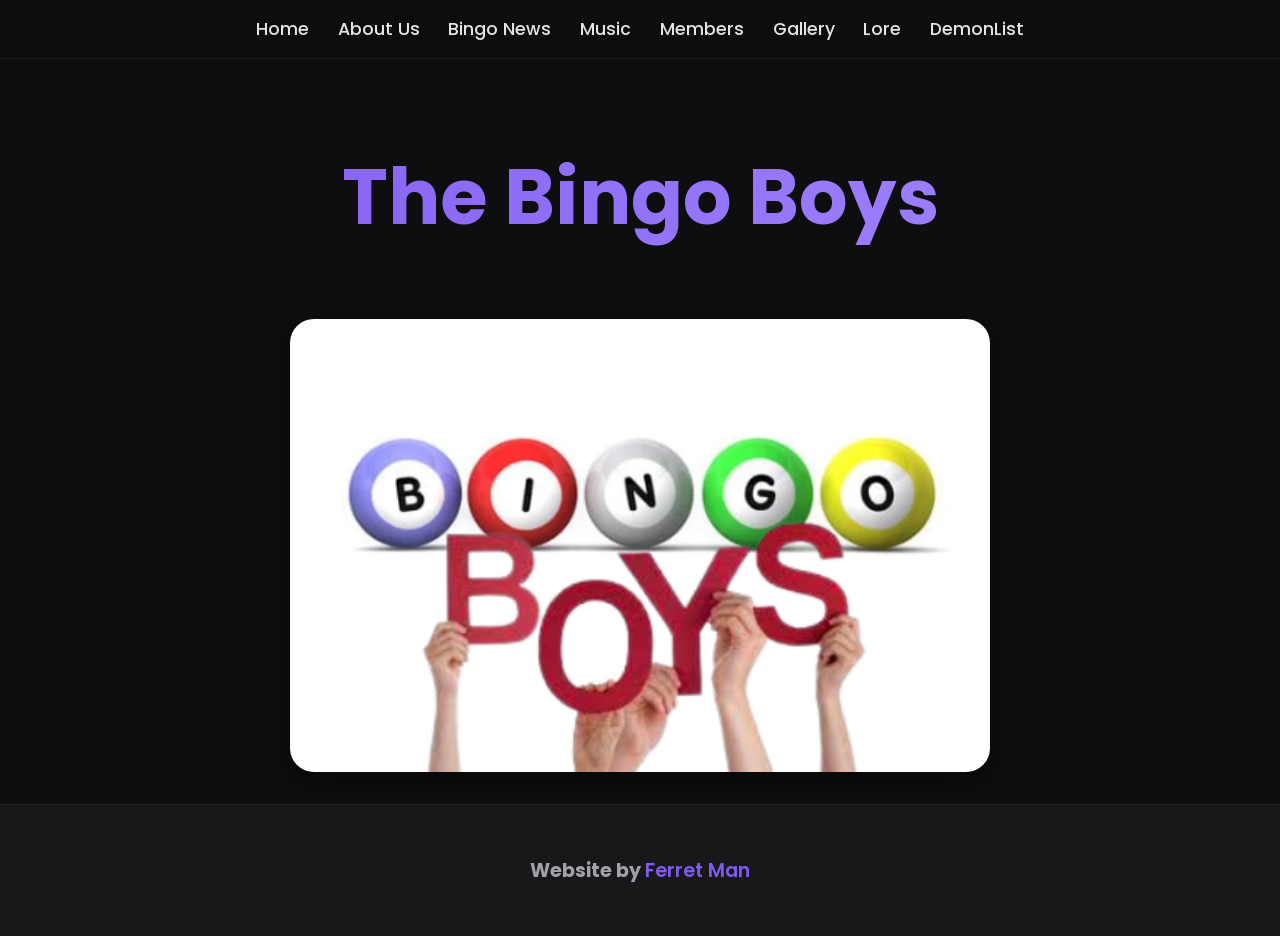
<file: index.html>
<!DOCTYPE html>
<html lang="en">
  <head>
    <meta charset="UTF-8" />
    <meta name="viewport" content="width=device-width, initial-scale=1.0" />
    <meta http-equiv="X-UA-Compatible" content="ie=edge" />

    <meta property="og:title" content="Bingo Boys" />
    <meta property="og:description" content="Welcome to the Bingo Boys official site. Explore our music, news, gallery, members, and more." />
    <meta property="og:image" content="https://bingo-boys.org/logocover.png" />
    <meta property="og:url" content="https://bingo-boys.org/index.html" />
    <meta property="og:type" content="website" />

    <meta name="description" content="Welcome to the official site of the Bingo Boys. Explore our music, news, gallery, members, and more." />
    <link rel="icon" href="favicon.ico" type="image/x-icon" />
    <script async src="https://pagead2.googlesyndication.com/pagead/js/adsbygoogle.js?client=ca-pub-8994374215719373" crossorigin="anonymous"></script>

    <link rel="preconnect" href="https://fonts.googleapis.com" />
    <link rel="preconnect" href="https://fonts.gstatic.com" crossorigin />
    <link href="https://fonts.googleapis.com/css2?family=Poppins:wght@300;400;600&display=swap" rel="stylesheet" />

    <title>Bingo Boys</title>

    <style>
      :root {
        --bg: #0e0e10;
        --card: #1a1a1d;
        --accent: #7f5af0;
        --accent-soft: #a58aff;
        --text: #e4e4e6;
        --text-dim: #a1a1a7;
      }

      * { box-sizing: border-box; }

      body {
        margin: 0;
        font-family: "Poppins", sans-serif;
        background: var(--bg);
        color: var(--text);
        min-height: 100vh;
        display: flex;
        flex-direction: column;
      }

      nav {
        position: sticky;
        top: 0;
        z-index: 1000;
        background: rgba(14,14,16,0.75);
        backdrop-filter: blur(12px);
        padding: 1rem 0;
        border-bottom: 1px solid rgba(255,255,255,0.05);
      }

      nav ul {
        margin: 0;
        padding: 0;
        list-style: none;
        display: flex;
        justify-content: center;
        gap: 1.8rem;
        flex-wrap: wrap;
      }

      nav ul li a {
        text-decoration: none;
        color: var(--text);
        font-weight: 500;
        font-size: 1.1rem;
        transition: 0.25s ease;
        padding-bottom: 4px;
        border-bottom: 2px solid transparent;
      }

      nav ul li a:hover {
        color: var(--accent);
        border-bottom-color: var(--accent);
      }

      header {
        text-align: center;
        padding: 5rem 1rem 2rem;
        animation: fadeIn 1.2s ease-out;
      }

      h1 {
        font-size: clamp(2.8rem, 6vw, 5rem);
        margin: 0;
        background: linear-gradient(90deg, var(--accent), var(--accent-soft));
        -webkit-background-clip: text;
        color: transparent;
      }

      .hero-img {
        display: block;
        width: min(700px, 90%);
        margin: 2rem auto;
        border-radius: 24px;
        box-shadow: 0 10px 30px rgba(0,0,0,0.45);
        animation: popIn 0.9s ease-out;
      }

      footer {
        margin-top: auto;
        text-align: center;
        padding: 2rem 0;
        background: rgba(26,26,29,0.85);
        backdrop-filter: blur(10px);
        color: var(--text-dim);
        border-top: 1px solid rgba(255,255,255,0.05);
      }

      .cool-text {
        font-size: 1.2rem;
        animation: glow 3s infinite ease-in-out alternate;
      }

      @keyframes fadeIn {
        from { opacity: 0; transform: translateY(20px); }
        to { opacity: 1; transform: translateY(0); }
      }

      @keyframes popIn {
        from { opacity: 0; transform: scale(0.9); }
        to { opacity: 1; transform: scale(1); }
      }

      @keyframes glow {
        0% { color: var(--text-dim); }
        50% { color: var(--accent-soft); }
        100% { color: var(--accent); }
      }

      .link {
        color: var(--accent);
        text-decoration: none;
        font-weight: 600;
      }

      .link:hover { text-decoration: underline; }
    </style>
  </head>

  <body>
    <nav>
      <ul>
        <li><a href="#">Home</a></li>
        <li><a href="about.html">About Us</a></li>
        <li><a href="news.html">Bingo News</a></li>
        <li><a href="music.html">Music</a></li>
        <li><a href="members.html">Members</a></li>
        <li><a href="gallery.html">Gallery</a></li>
        <li><a href="lore.html">Lore</a></li>
        <li><a href="bbdl.html">DemonList</a></li>
      </ul>
    </nav>

    <header>
      <h1>The Bingo Boys</h1>
    </header>

    <img src="bingo1.webp" alt="logo" class="hero-img" />

    <footer>
      <h3 class="cool-text">Website by <a class="link" href="https://discord.com/users/845530409429368833">Ferret Man</a></h3>
    </footer>
  </body>
</html>
</file>
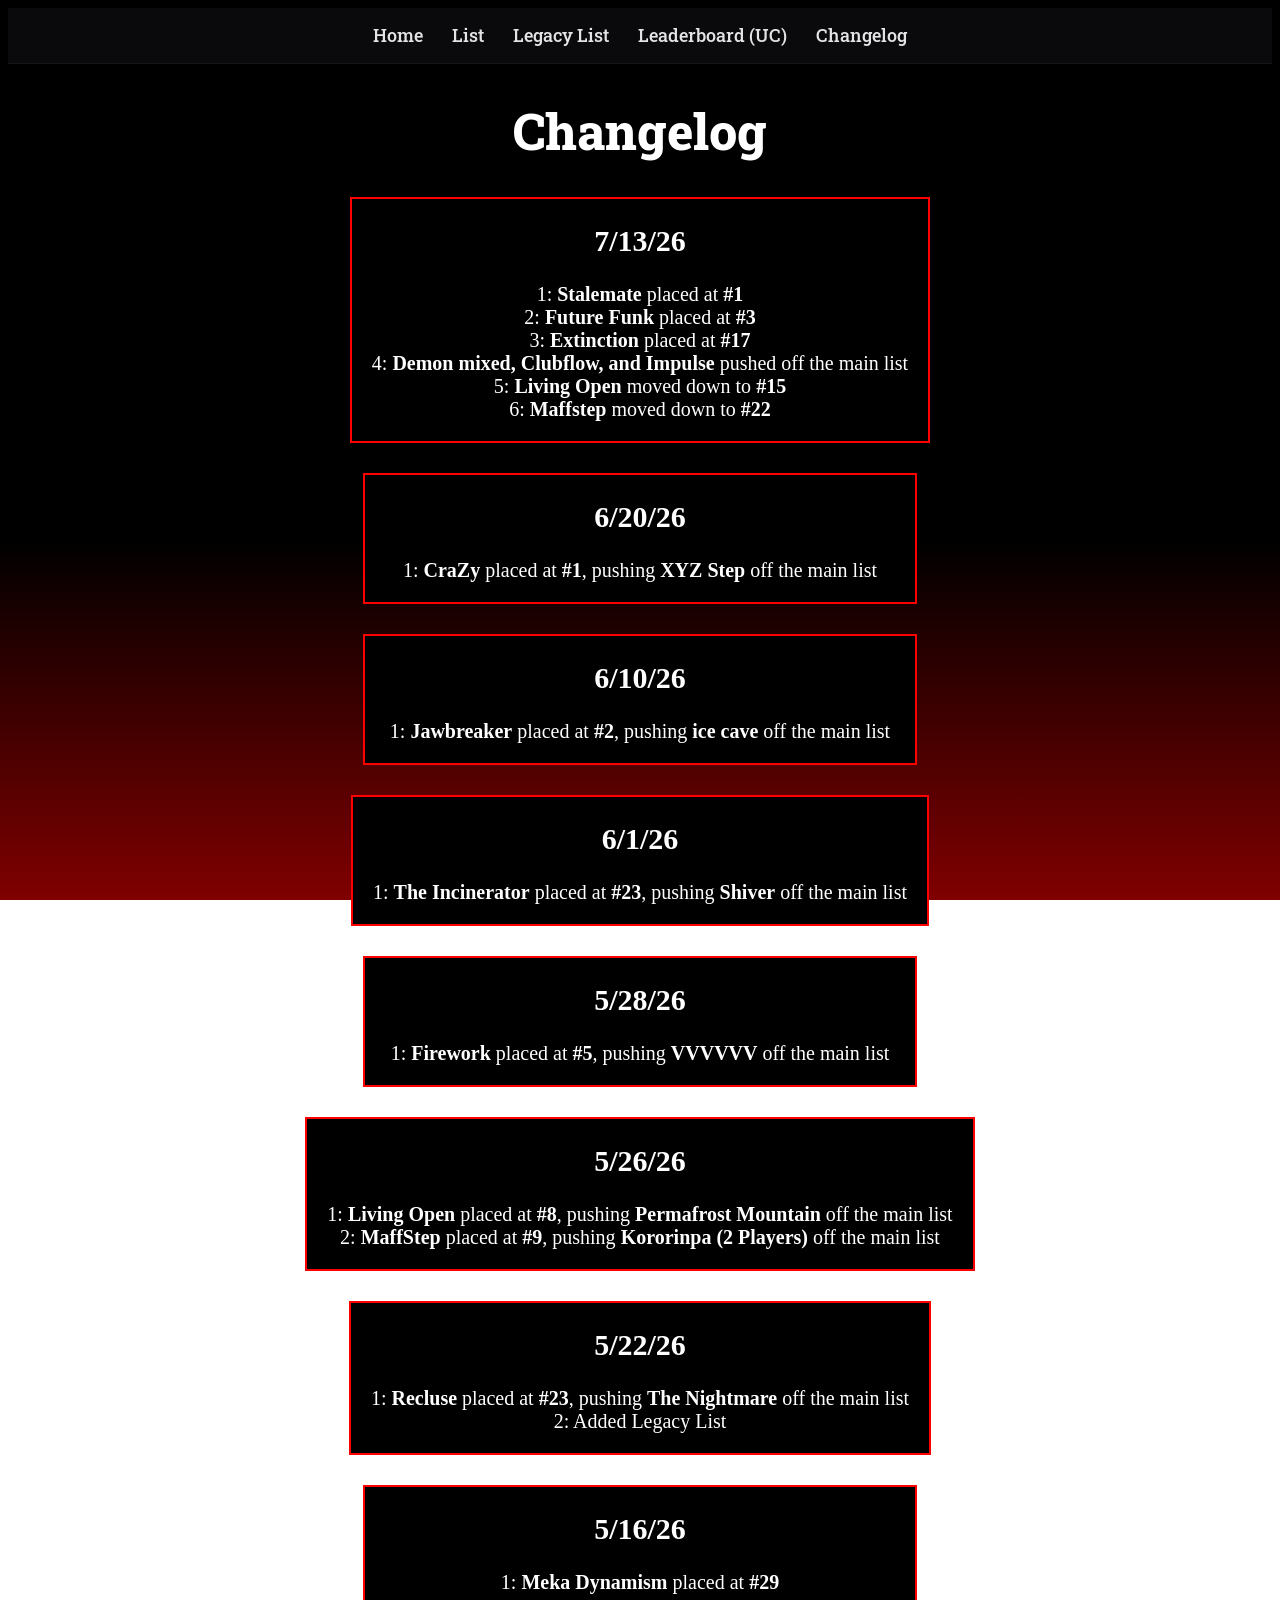
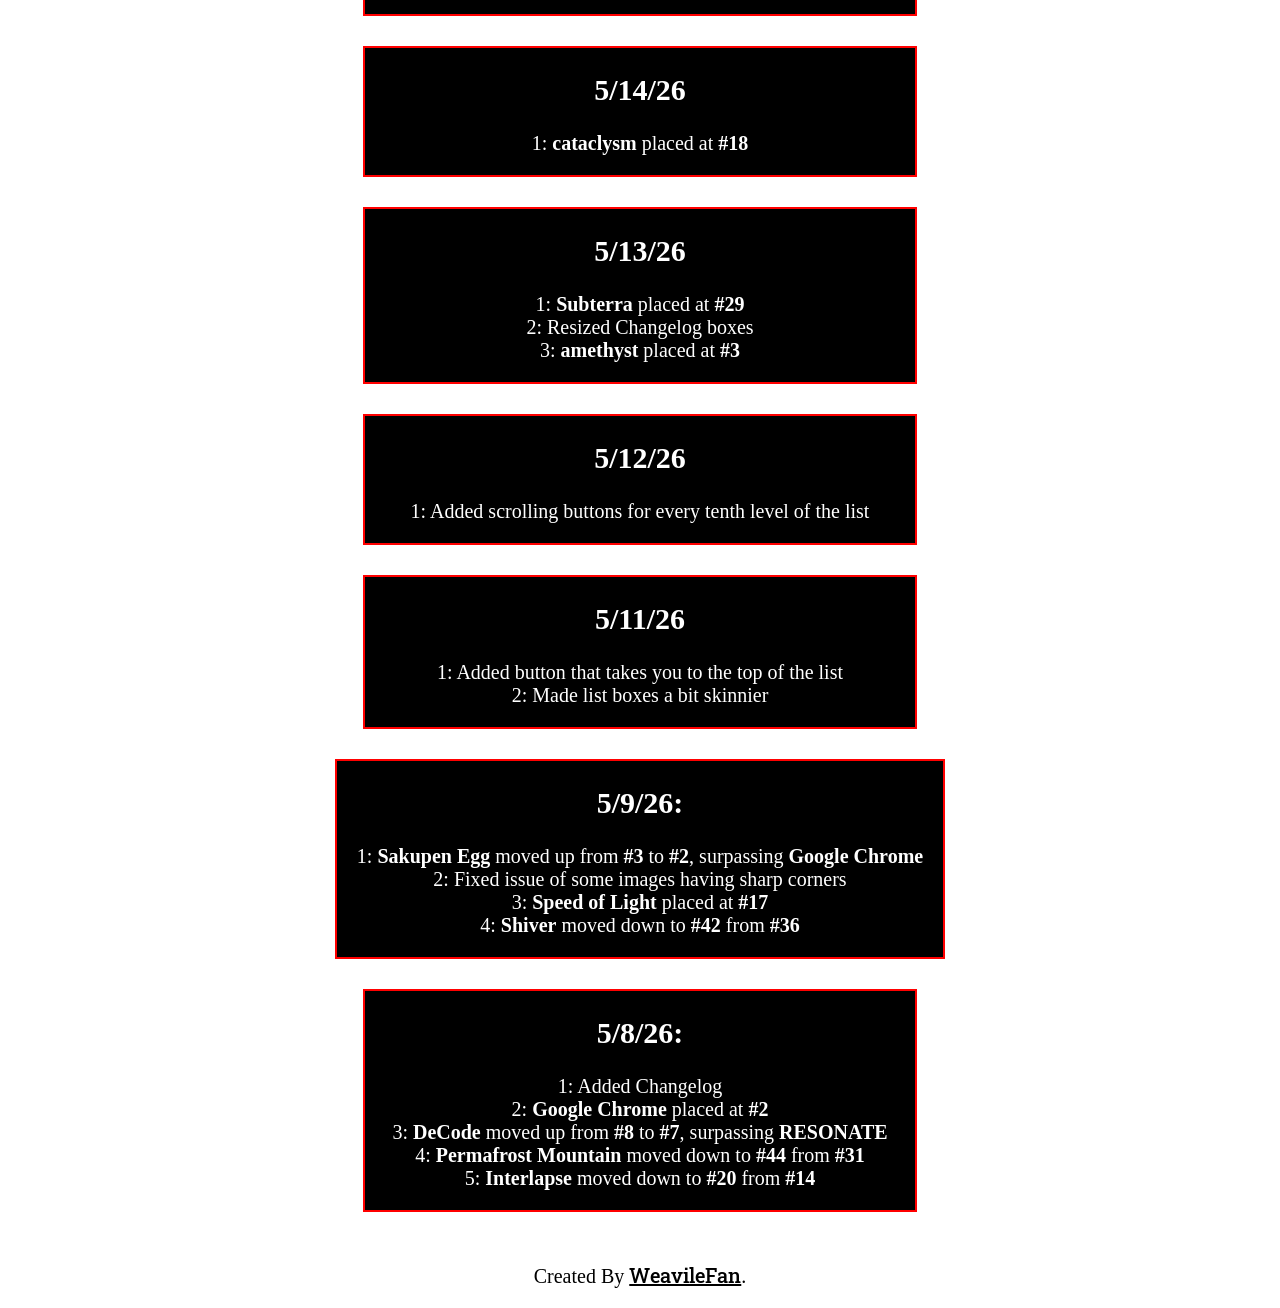
<file: changelog.html>
<!DOCTYPE html>
<html>
  <head>
    <title>Changelog</title>
    <link rel="stylesheet" href="styles.css" />
          <link rel="preconnect" href="https://fonts.googleapis.com">
          <link rel="preconnect" href="https://fonts.gstatic.com" crossorigin>
          <link href="https://fonts.googleapis.com/css2?family=Archivo+Black&family=Chango&family=Fjalla+One&family=Mea+Culpa&family=Roboto+Condensed:ital,wght@0,100..900;1,100..900&family=Roboto+Slab:wght@100..900&family=Tangerine:wght@400;700&display=swap" rel="stylesheet">
  </head>
  <body class="ml">
<nav>
  <ul>
    <li><a href="index.html">Home</a></li>
    <li><a href="bbdl.html">List</a></li>
    <li><a href="legacy.html">Legacy List</a></li>
    <li><a href="leaderboard.html">Leaderboard (UC)</a></li>
    <li><a href="#">Changelog</a></li>
  </ul>
</nav>
<h1 class="title" style=text-align:center;>Changelog</h1>
<div class="fparent">
  <div class="clbox">
    <h1>
      7/13/26
    </h1>
    <p>
      1: <b>Stalemate</b> placed at <b>#1</b><br>
      2: <b>Future Funk</b> placed at <b>#3</b><br>
      3: <b>Extinction</b> placed at <b>#17</b><br>
      4: <b>Demon mixed, Clubflow, and Impulse</b> pushed off the main list<br>
      5: <b>Living Open</b> moved down to <b>#15</b><br>
      6: <b>Maffstep</b> moved down to <b>#22</b>
    </p>
  </div>
</div>
<div class="fparent">
  <div class="clbox">
    <h1>
      6/20/26
    </h1>
    <p>
      1: <b>CraZy</b> placed at <b>#1</b>, pushing <b>XYZ Step</b> off the main list
    </p>
  </div>
</div>
<div class="fparent">
  <div class="clbox">
    <h1>
      6/10/26
    </h1>
    <p>
      1: <b>Jawbreaker</b> placed at <b>#2</b>, pushing <b>ice cave</b> off the main list
    </p>
  </div>
</div>
<div class="fparent">
  <div class="clbox">
    <h1>
      6/1/26
    </h1>
    <p>
      1: <b>The Incinerator</b> placed at <b>#23</b>, pushing <b>Shiver</b> off the main list
    </p>
  </div>
</div>
<div class="fparent">
  <div class="clbox">
    <h1>
      5/28/26
    </h1>
    <p>
      1: <b>Firework</b> placed at <b>#5</b>, pushing <b>VVVVVV</b> off the main list
    </p>
  </div>
</div>
<div class="fparent">
  <div class="clbox">
    <h1>
      5/26/26
    </h1>
    <p>
      1: <b>Living Open</b> placed at <b>#8</b>, pushing <b>Permafrost Mountain</b> off the main list<br>
      2: <b>MaffStep</b> placed at <b>#9</b>, pushing <b>Kororinpa (2 Players)</b> off the main list
    </p>
  </div>
</div>
<div class="fparent">
  <div class="clbox">
    <h1>
      5/22/26
    </h1>
    <p>
      1: <b>Recluse</b> placed at <b>#23</b>, pushing <b>The Nightmare</b> off the main list<br>
      2: Added Legacy List
    </p>
  </div>
</div>
<div class="fparent">
  <div class="clbox">
    <h1>
      5/16/26
    </h1>
    <p>
      1: <b>Meka Dynamism</b> placed at <b>#29</b>
    </p>
  </div>
</div>
<div class="fparent">
  <div class="clbox">
    <h1>
      5/14/26
    </h1>
    <p>
      1: <b>cataclysm</b> placed at <b>#18</b>
    </p>
  </div>
</div>
<div class="fparent">
  <div class="clbox">
    <h1>
      5/13/26
    </h1>
    <p>
      1: <b>Subterra</b> placed at <b>#29</b><br>
      2: Resized Changelog boxes<br>
      3: <b>amethyst</b> placed at <b>#3</b>
    </p>
  </div>
</div>
<div class="fparent">
  <div class="clbox">
    <h1>
      5/12/26
    </h1>
    <p>
      1: Added scrolling buttons for every tenth level of the list
    </p>
  </div>
</div>
<div class="fparent">
  <div class="clbox">
    <h1>
      5/11/26
    </h1>
    <p>
      1: Added button that takes you to the top of the list <br>
      2: Made list boxes a bit skinnier
    </p>
  </div>
</div>
<div class="fparent">
  <div class="clbox">
    <h1>
      5/9/26:
    </h1>
    <p>
      1: <b>Sakupen Egg</b> moved up from <b>#3</b> to <b>#2</b>, surpassing <b>Google Chrome</b><br>
      2: Fixed issue of some images having sharp corners<br>
      3: <b>Speed of Light</b> placed at <b>#17</b><br>
      4: <b>Shiver</b> moved down to <b>#42</b> from <b>#36</b>
    </p>
  </div>
</div>
<div class="fparent">
  <div class="clbox">
    <h1>
      5/8/26:
    </h1>
    <p>
      1: Added Changelog<br>
      2: <b>Google Chrome</b> placed at <b>#2</b><br>
      3: <b>DeCode</b> moved up from <b>#8</b> to <b>#7</b>, surpassing <b>RESONATE</b><br>
      4: <b>Permafrost Mountain</b> moved down to <b>#44</b> from <b>#31</b><br>
      5: <b>Interlapse</b> moved down to <b>#20</b> from <b>#14</b>
    </p>
  </div>
</div>
<p style=color:black;font-size:20px;text-align:center;>Created By <a href="https://weavilefan.github.io/Homepage/">WeavileFan</a>.<br></p>
  </body>
</html>
</file>
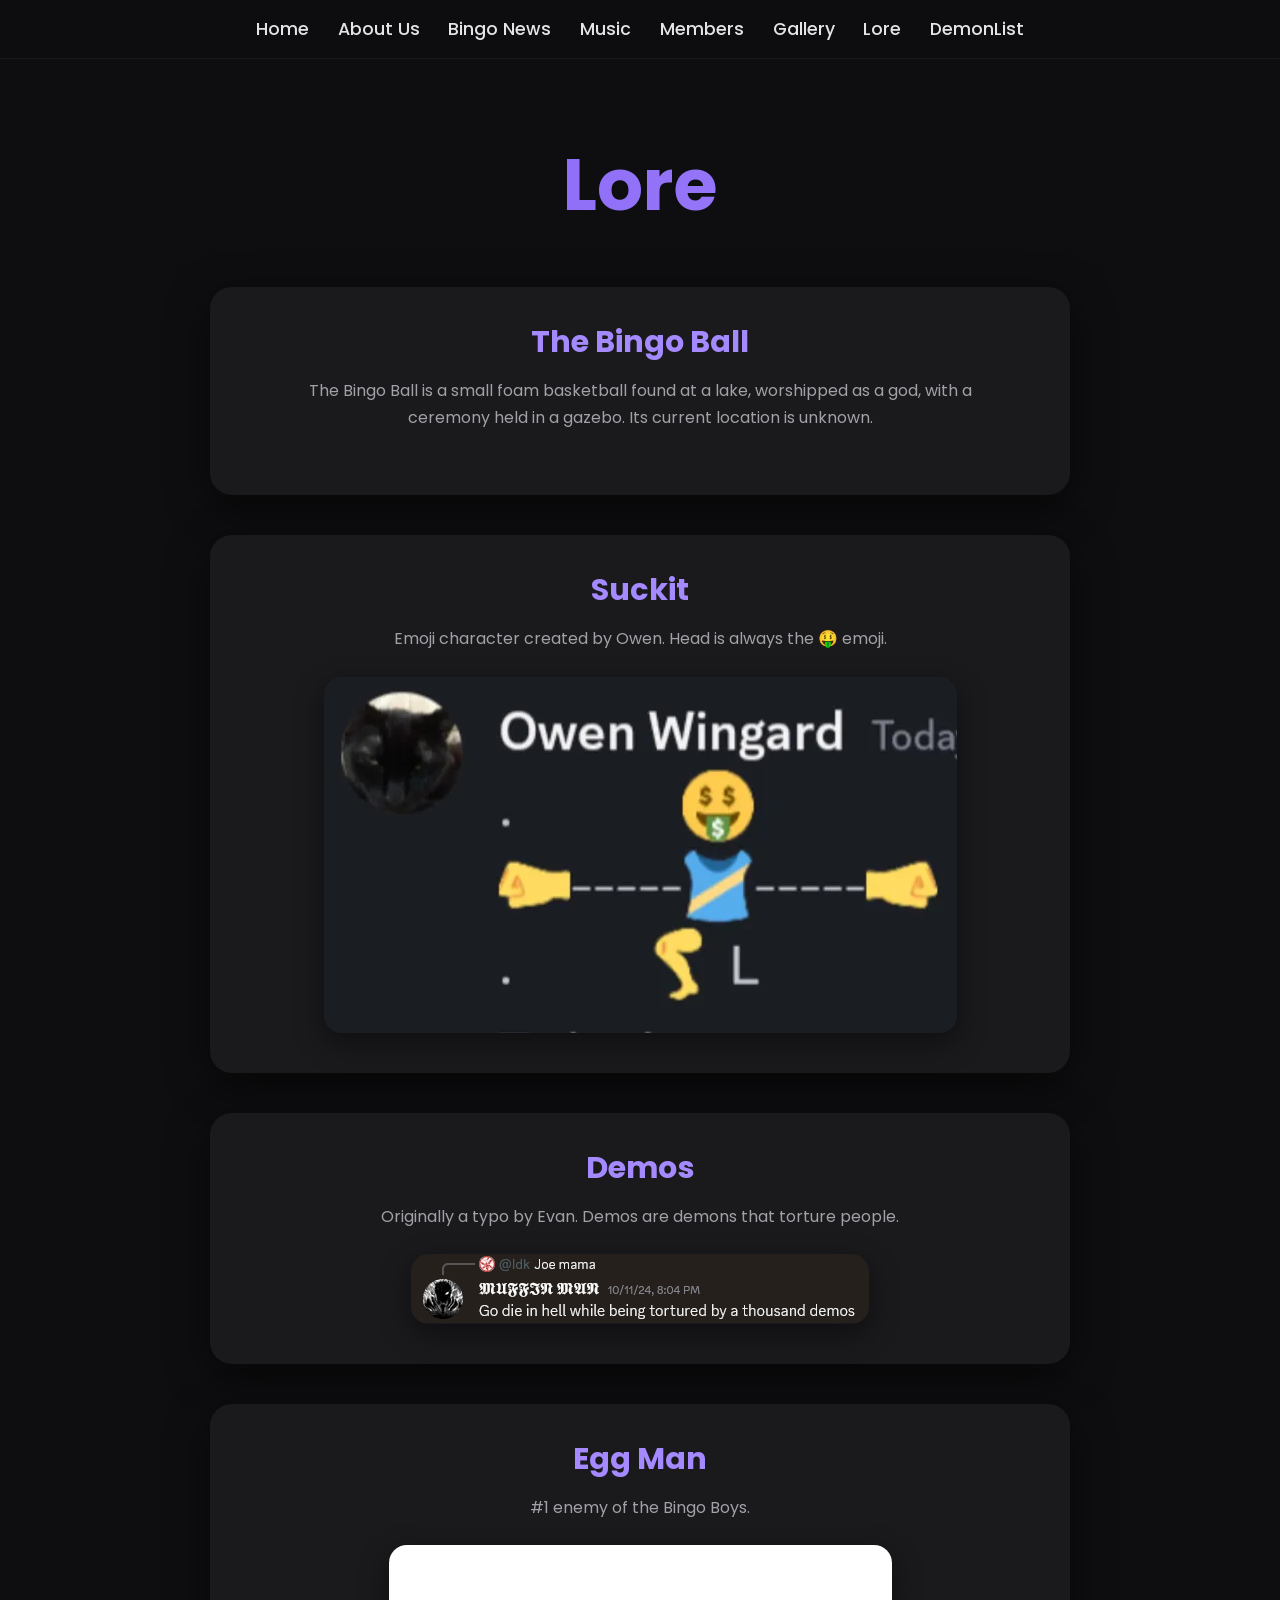
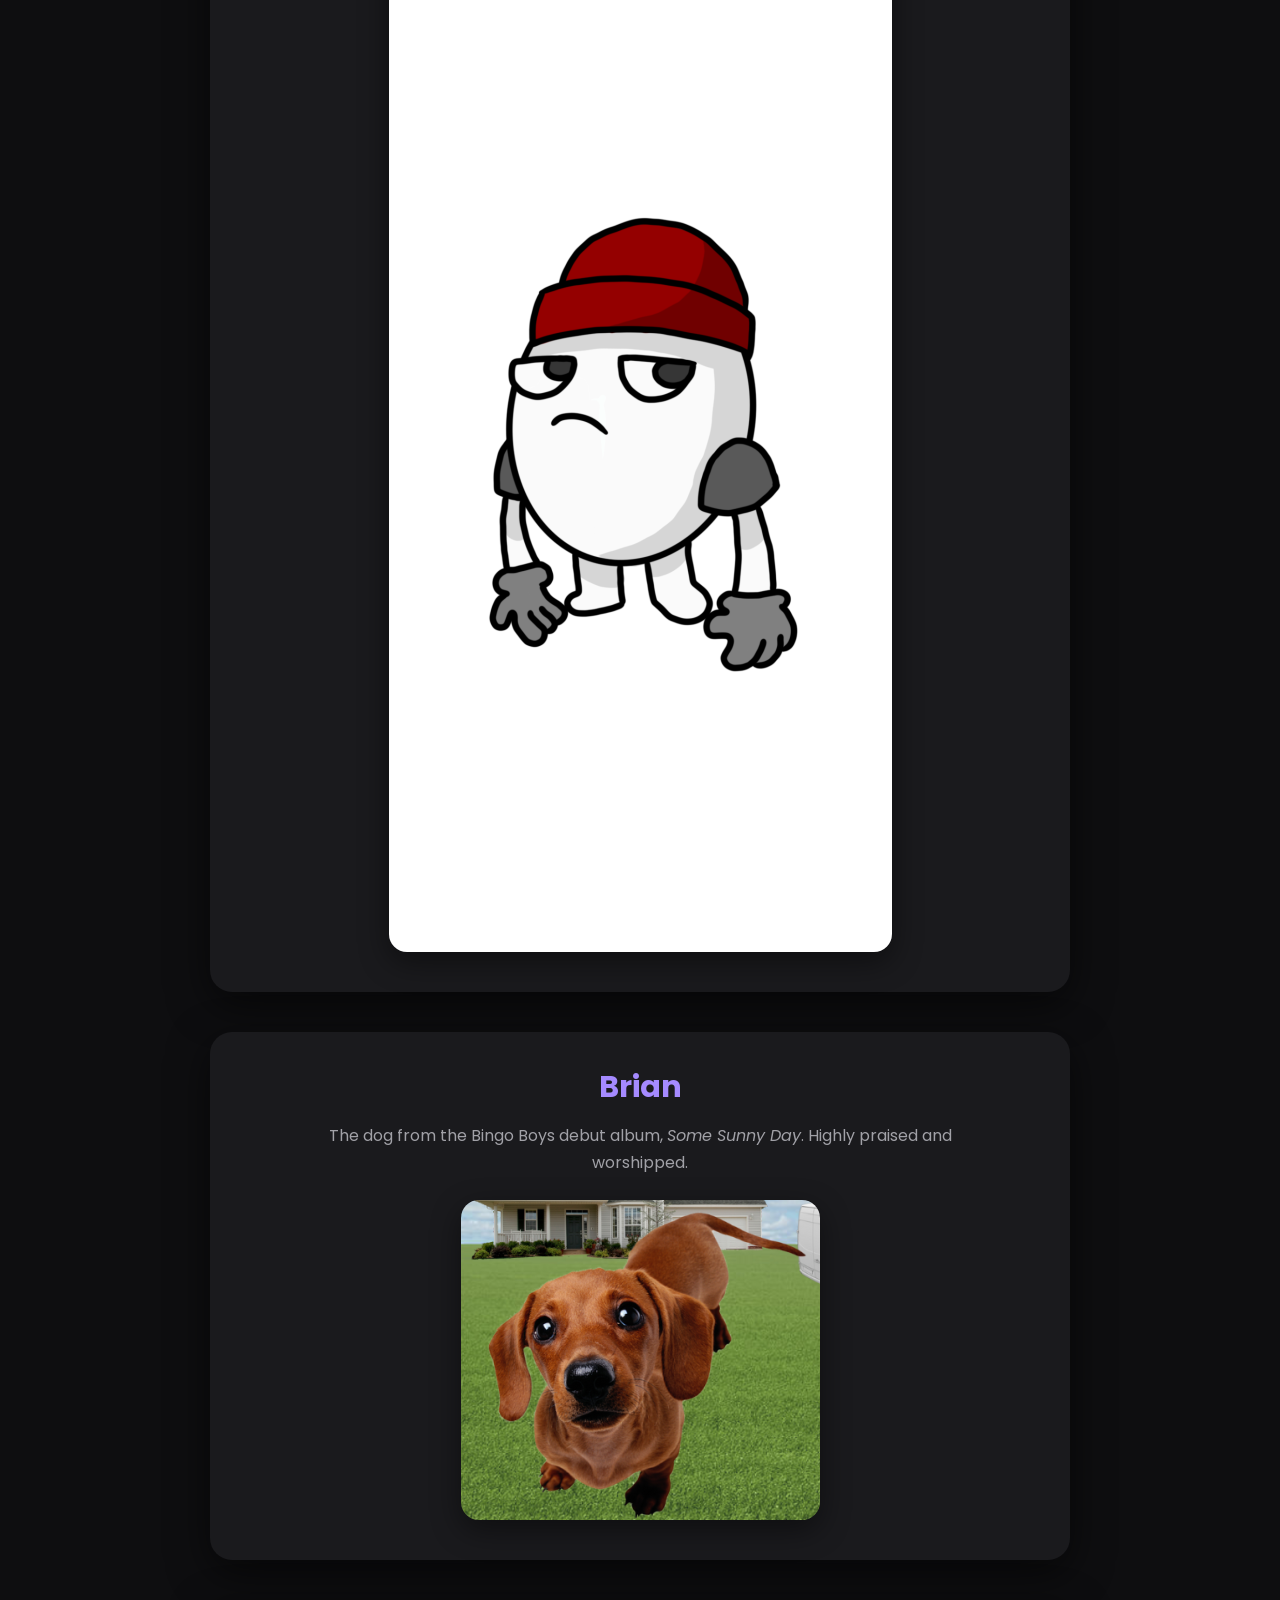
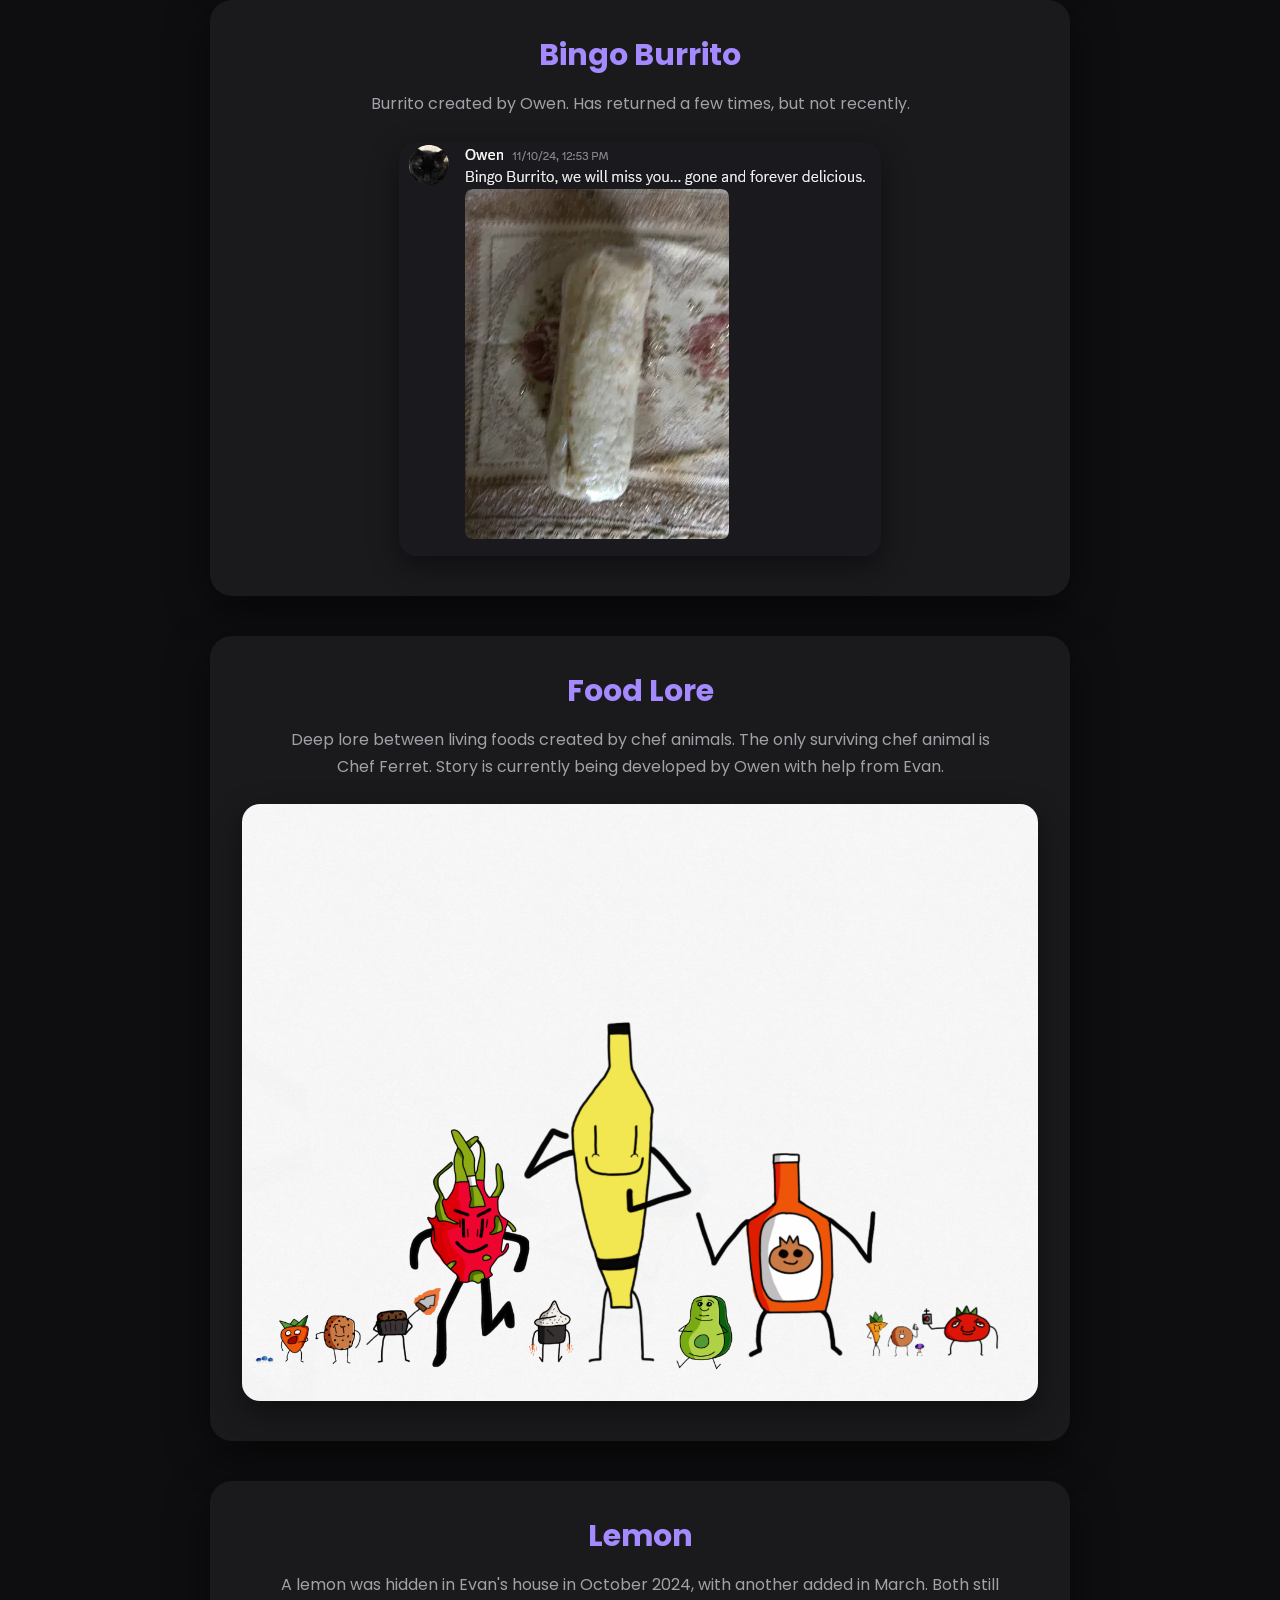
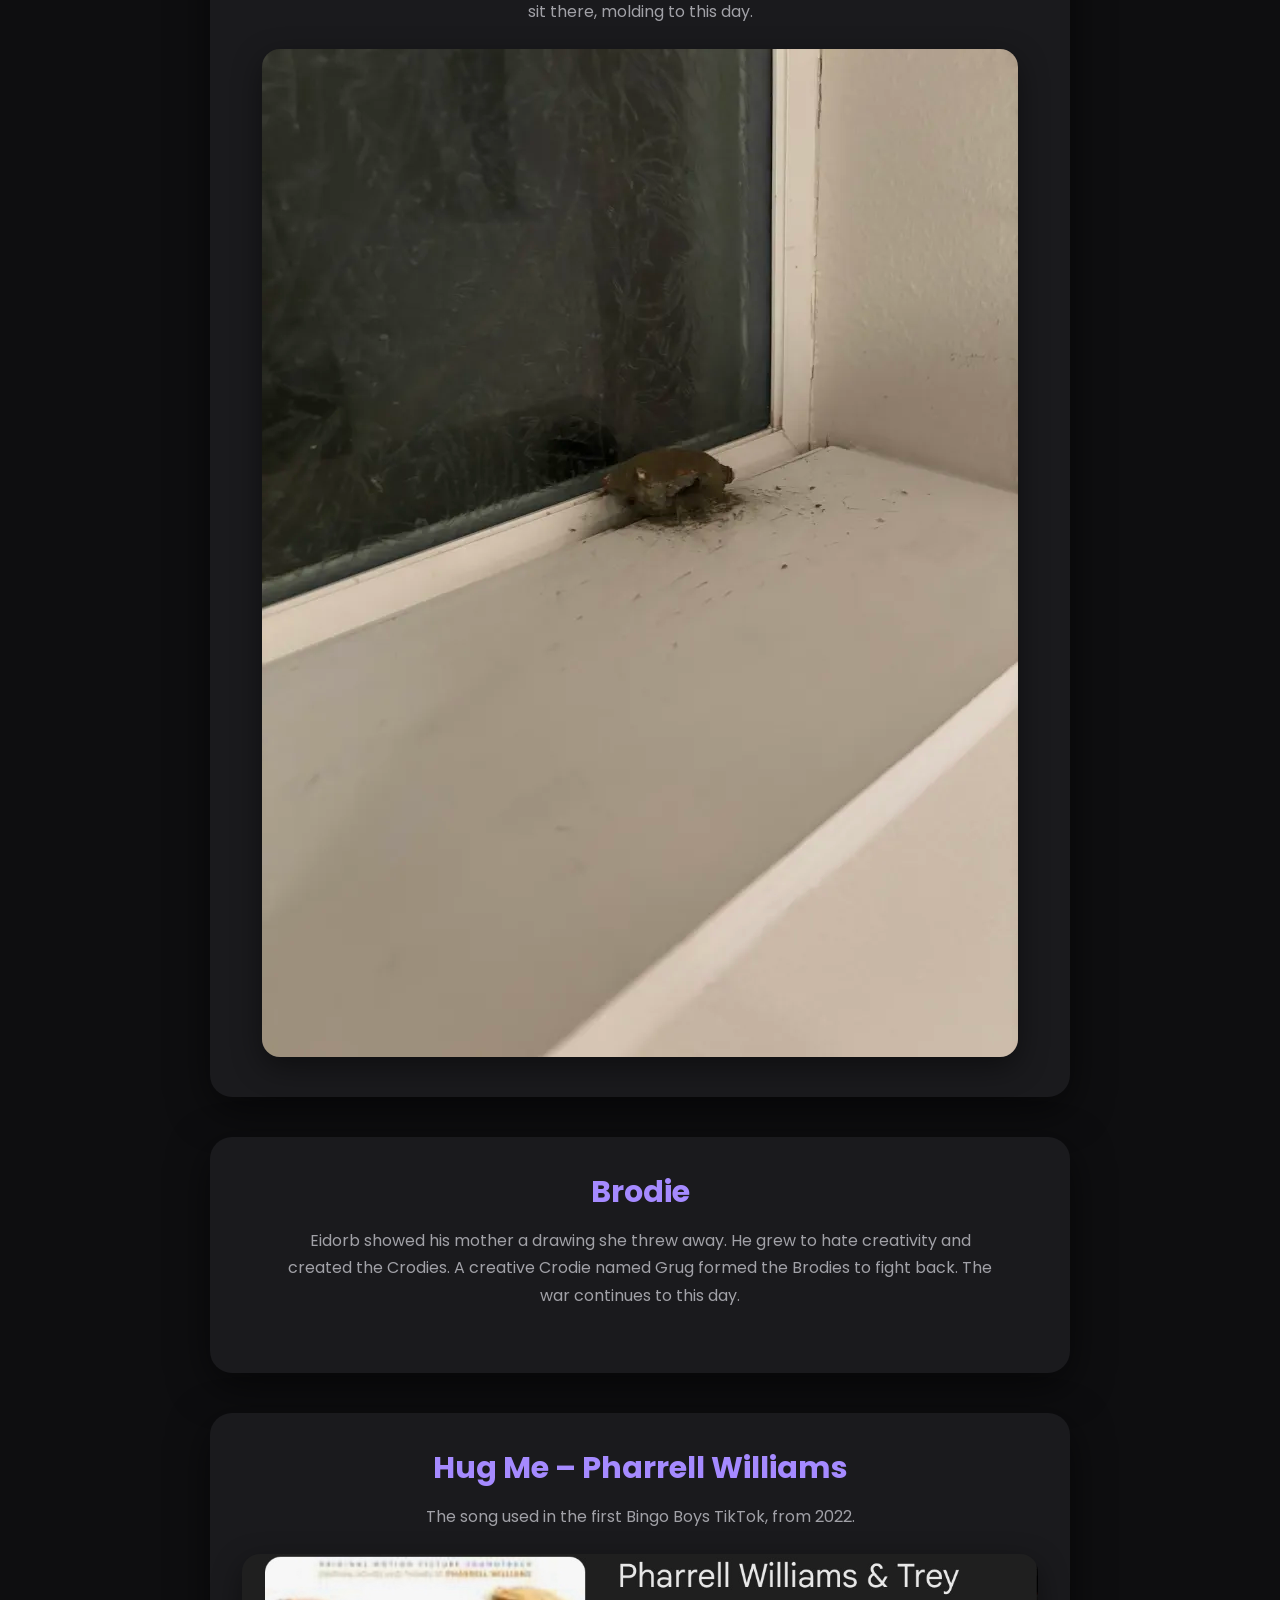
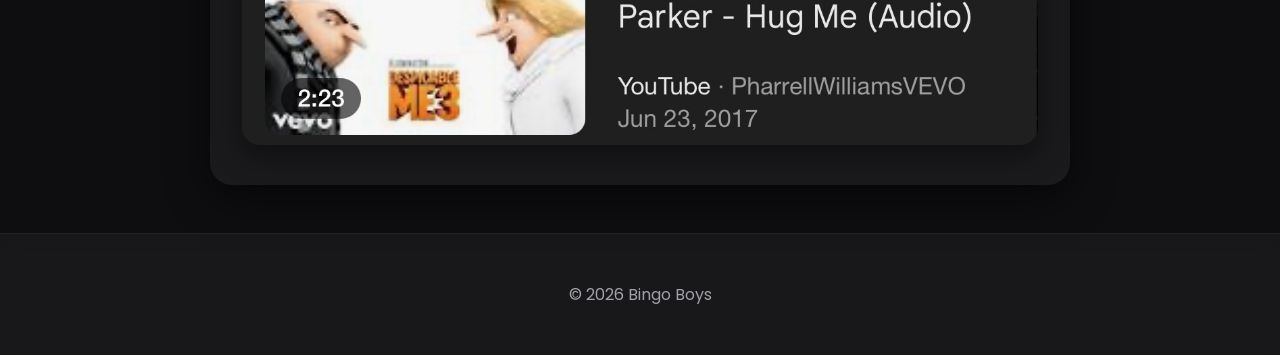
<file: lore.html>
<!DOCTYPE html>
<html lang="en">
<head>
  <meta charset="UTF-8" />
  <meta name="viewport" content="width=device-width, initial-scale=1.0" />
  <meta http-equiv="X-UA-Compatible" content="ie=edge" />

  <meta property="og:title" content="Bingo Boys Lore" />
  <meta property="og:description" content="Dive into the Bingo Boys lore, inside jokes, and the story behind the group." />
  <meta property="og:image" content="https://bingo-boys.org/logocover.png" />
  <meta property="og:url" content="https://bingo-boys.org/lore.html" />
  <meta property="og:type" content="website" />

  <meta name="description" content="Dive into the Bingo Boys lore, inside jokes, and the story behind the group." />
  <link rel="icon" href="favicon.ico" type="image/x-icon" />
  <script async src="https://pagead2.googlesyndication.com/pagead/js/adsbygoogle.js?client=ca-pub-8994374215719373" crossorigin="anonymous"></script>

  <link rel="preconnect" href="https://fonts.googleapis.com" />
  <link rel="preconnect" href="https://fonts.gstatic.com" crossorigin />
  <link href="https://fonts.googleapis.com/css2?family=Poppins:wght@300;400;600&display=swap" rel="stylesheet" />

  <title>Lore - Bingo Boys</title>

  <style>
    :root {
      --bg: #0e0e10;
      --card: #1a1a1d;
      --accent: #7f5af0;
      --accent-soft: #a58aff;
      --text: #e4e4e6;
      --text-dim: #a1a1a7;
    }

    * { box-sizing: border-box; }

    body {
      margin: 0;
      font-family: "Poppins", sans-serif;
      background: var(--bg);
      color: var(--text);
      min-height: 100vh;
      display: flex;
      flex-direction: column;
      overflow-x: hidden;
    }

    nav {
      position: sticky;
      top: 0;
      z-index: 1000;
      background: rgba(14,14,16,0.75);
      backdrop-filter: blur(12px);
      padding: 1rem 0;
      border-bottom: 1px solid rgba(255,255,255,0.05);
    }

    nav ul {
      margin: 0;
      padding: 0;
      list-style: none;
      display: flex;
      justify-content: center;
      gap: 1.8rem;
      flex-wrap: wrap;
    }

    nav ul li a {
      text-decoration: none;
      color: var(--text);
      font-weight: 500;
      font-size: 1.1rem;
      transition: 0.25s ease;
      padding-bottom: 4px;
      border-bottom: 2px solid transparent;
    }

    nav ul li a:hover {
      color: var(--accent);
      border-bottom-color: var(--accent);
    }

    header {
      text-align: center;
      padding: 4.5rem 1rem 3rem;
      animation: fadeIn 1.2s ease-out;
    }

    header h1 {
      font-size: clamp(2.6rem, 6vw, 4.5rem);
      margin: 0;
      background: linear-gradient(90deg, var(--accent), var(--accent-soft));
      -webkit-background-clip: text;
      color: transparent;
    }

    .lore-container {
      max-width: 900px;
      margin: 0 auto 3rem;
      padding: 0 1.25rem;
      display: flex;
      flex-direction: column;
      gap: 2.5rem;
    }

    .lore-card {
      background: var(--card);
      border-radius: 22px;
      padding: 2rem 2rem 2.5rem;
      box-shadow: 0 12px 40px rgba(0,0,0,0.55);
      animation: fadeIn 0.8s ease-out;
    }

    .lore-card h2 {
      margin: 0 0 0.75rem;
      font-size: 1.9rem;
      color: var(--accent-soft);
      text-align: center;
    }

    .lore-card p {
      margin: 0 auto 1.5rem;
      text-align: center;
      color: var(--text-dim);
      line-height: 1.7;
      max-width: 720px;
    }

    .lore-card img {
      display: block;
      margin: 0 auto;
      max-width: 100%;
      border-radius: 18px;
      box-shadow: 0 10px 30px rgba(0,0,0,0.45);
    }

    .small { max-width: 200px; }
    .medium { max-width: 350px; }
    .large { max-width: 600px; }

    footer {
      margin-top: auto;
      text-align: center;
      padding: 2rem 0;
      background: rgba(26,26,29,0.85);
      backdrop-filter: blur(10px);
      color: var(--text-dim);
      border-top: 1px solid rgba(255,255,255,0.05);
    }

    @keyframes fadeIn {
      from { opacity: 0; transform: translateY(20px); }
      to { opacity: 1; transform: translateY(0); }
    }

  </style>
</head>

<body>
  <nav>
    <ul>
      <li><a href="index.html">Home</a></li>
      <li><a href="about.html">About Us</a></li>
      <li><a href="news.html">Bingo News</a></li>
      <li><a href="music.html">Music</a></li>
      <li><a href="members.html">Members</a></li>
      <li><a href="gallery.html">Gallery</a></li>
      <li><a href="lore.html">Lore</a></li>
      <li><a href="bbdl.html">DemonList</a></li>
    </ul>
  </nav>

  <header>
    <h1>Lore</h1>
  </header>

  <main class="lore-container">
    <section class="lore-card">
      <h2>The Bingo Ball</h2>
      <p>The Bingo Ball is a small foam basketball found at a lake, worshipped as a god, with a ceremony held in a gazebo. Its current location is unknown.</p>
    </section>

    <section class="lore-card">
      <h2>Suckit</h2>
      <p>Emoji character created by Owen. Head is always the 🤑 emoji.</p>
      <img src="suckit.png" class="medium" alt="Suckit" />
    </section>

    <section class="lore-card">
      <h2>Demos</h2>
      <p>Originally a typo by Evan. Demos are demons that torture people.</p>
      <img src="demos.png" class="large" alt="Demos" />
    </section>

    <section class="lore-card">
      <h2>Egg Man</h2>
      <p>#1 enemy of the Bingo Boys.</p>
      <img src="eggman.png" class="small" alt="Egg Man" />
    </section>

    <section class="lore-card">
      <h2>Brian</h2>
      <p>The dog from the Bingo Boys debut album, <em>Some Sunny Day</em>. Highly praised and worshipped.</p>
      <img src="brian.png" class="medium" alt="Brian" />
    </section>

    <section class="lore-card">
      <h2>Bingo Burrito</h2>
      <p>Burrito created by Owen. Has returned a few times, but not recently.</p>
      <img src="burrito.png" class="medium" alt="Bingo Burrito" />
    </section>

    <section class="lore-card">
      <h2>Food Lore</h2>
      <p>Deep lore between living foods created by chef animals. The only surviving chef animal is Chef Ferret. Story is currently being developed by Owen with help from Evan.</p>
      <img src="food.png" class="medium" alt="Food Lore" />
    </section>

    <section class="lore-card">
      <h2>Lemon</h2>
      <p>A lemon was hidden in Evan's house in October 2024, with another added in March. Both still sit there, molding to this day.</p>
      <img src="lemon.png" class="small" alt="Lemon" />
    </section>

    <section class="lore-card">
      <h2>Brodie</h2>
      <p>Eidorb showed his mother a drawing she threw away. He grew to hate creativity and created the Crodies. A creative Crodie named Grug formed the Brodies to fight back. The war continues to this day.</p>
    </section>

    <section class="lore-card">
      <h2>Hug Me – Pharrell Williams</h2>
      <p>The song used in the first Bingo Boys TikTok, from 2022.</p>
      <img src="hugme.png" class="large" alt="Hug Me" />
    </section>
  </main>

  <footer>
    <p>&copy; 2026 Bingo Boys</p>
  </footer>
</body>
</html>
</file>
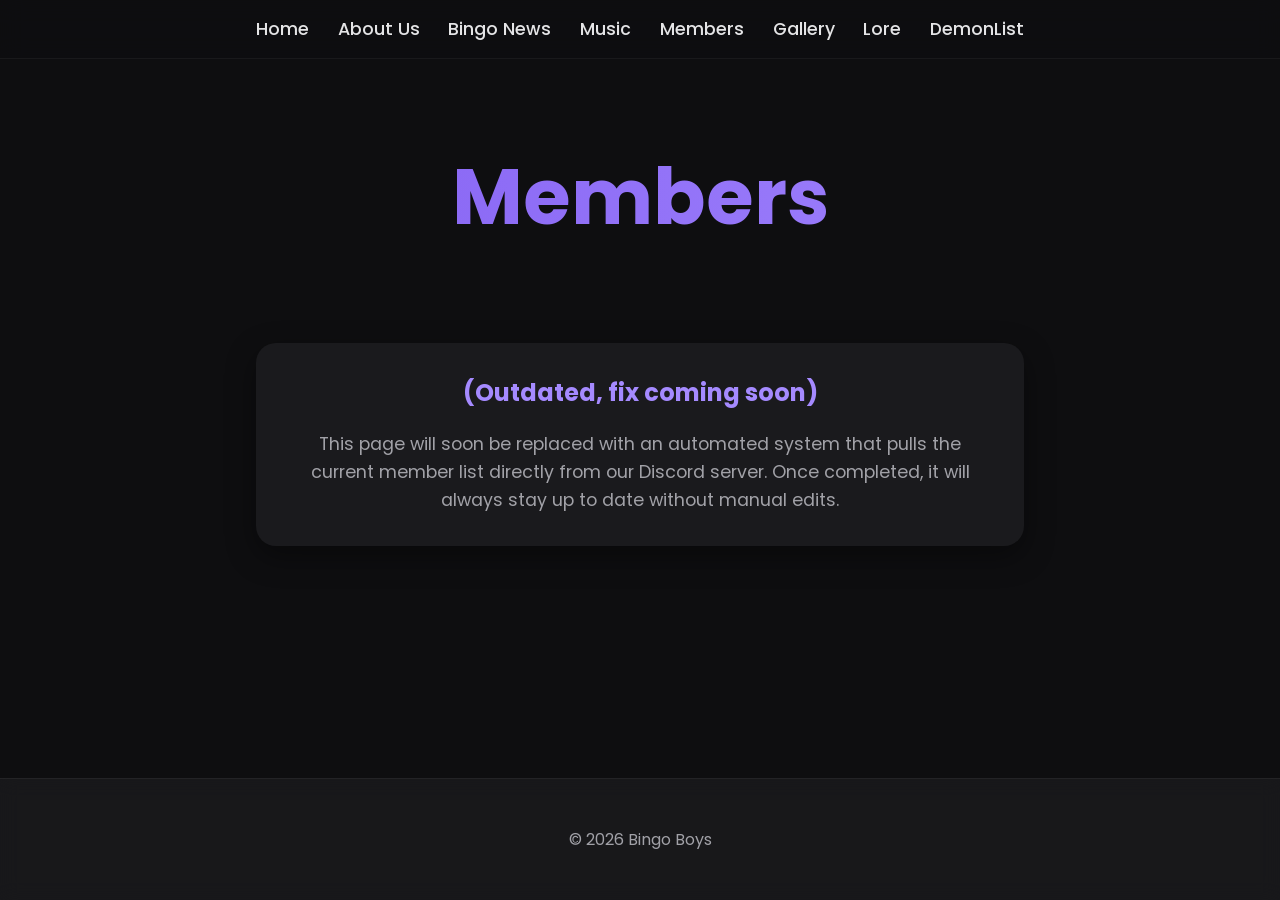
<file: members.html>
<!DOCTYPE html>
<html lang="en">
  <head>
    <meta charset="UTF-8" />
    <meta name="viewport" content="width=device-width, initial-scale=1.0" />
    <meta http-equiv="X-UA-Compatible" content="ie=edge" />

    <meta property="og:title" content="Bingo Boys Members" />
    <meta property="og:description" content="Meet the members of the Bingo Boys and learn more about the group." />
    <meta property="og:image" content="https://bingo-boys.org/logocover.png" />
    <meta property="og:url" content="https://bingo-boys.org/members.html" />
    <meta property="og:type" content="website" />

    <meta name="description" content="Meet the members of the Bingo Boys and learn more about the group." />
    <link rel="icon" href="favicon.ico" type="image/x-icon" />
    <script async src="https://pagead2.googlesyndication.com/pagead/js/adsbygoogle.js?client=ca-pub-8994374215719373" crossorigin="anonymous"></script>

    <link rel="preconnect" href="https://fonts.googleapis.com" />
    <link rel="preconnect" href="https://fonts.gstatic.com" crossorigin />
    <link href="https://fonts.googleapis.com/css2?family=Poppins:wght@300;400;600&display=swap" rel="stylesheet" />

    <title>Members - Bingo Boys</title>

    <style>
      :root {
        --bg: #0e0e10;
        --card: #1a1a1d;
        --accent: #7f5af0;
        --accent-soft: #a58aff;
        --text: #e4e4e6;
        --text-dim: #a1a1a7;
      }

      * { box-sizing: border-box; }

      body {
        margin: 0;
        font-family: "Poppins", sans-serif;
        background: var(--bg);
        color: var(--text);
        min-height: 100vh;
        display: flex;
        flex-direction: column;
      }

      nav {
        position: sticky;
        top: 0;
        z-index: 1000;
        background: rgba(14,14,16,0.75);
        backdrop-filter: blur(12px);
        padding: 1rem 0;
        border-bottom: 1px solid rgba(255,255,255,0.05);
      }

      nav ul {
        margin: 0;
        padding: 0;
        list-style: none;
        display: flex;
        justify-content: center;
        gap: 1.8rem;
        flex-wrap: wrap;
      }

      nav ul li a {
        text-decoration: none;
        color: var(--text);
        font-weight: 500;
        font-size: 1.1rem;
        transition: 0.25s ease;
        padding-bottom: 4px;
        border-bottom: 2px solid transparent;
      }

      nav ul li a:hover {
        color: var(--accent);
        border-bottom-color: var(--accent);
      }

      header {
        text-align: center;
        padding: 5rem 1rem 2rem;
        animation: fadeIn 1.2s ease-out;
      }

      h1 {
        font-size: clamp(2.8rem, 6vw, 5rem);
        margin: 0;
        background: linear-gradient(90deg, var(--accent), var(--accent-soft));
        -webkit-background-clip: text;
        color: transparent;
      }

      main {
        max-width: 800px;
        margin: 0 auto;
        padding: 2rem 1rem 4rem;
        text-align: center;
      }

      .notice {
        margin-top: 1.5rem;
        padding: 2rem;
        background: var(--card);
        border-radius: 20px;
        box-shadow: 0 10px 30px rgba(0,0,0,0.4);
        animation: popIn 0.9s ease-out;
      }

      .notice h2 {
        margin-top: 0;
        font-size: 1.5rem;
        color: var(--accent-soft);
      }

      .notice p {
        margin: 0.5rem 0 0;
        font-size: 1.1rem;
        color: var(--text-dim);
        line-height: 1.6;
      }

      footer {
        margin-top: auto;
        text-align: center;
        padding: 2rem 0;
        background: rgba(26,26,29,0.85);
        backdrop-filter: blur(10px);
        color: var(--text-dim);
        border-top: 1px solid rgba(255,255,255,0.05);
      }

      @keyframes fadeIn {
        from { opacity: 0; transform: translateY(20px); }
        to { opacity: 1; transform: translateY(0); }
      }

      @keyframes popIn {
        from { opacity: 0; transform: scale(0.95); }
        to { opacity: 1; transform: scale(1); }
      }
    </style>
  </head>

  <body>
    <nav>
      <ul>
        <li><a href="index.html">Home</a></li>
        <li><a href="about.html">About Us</a></li>
        <li><a href="news.html">Bingo News</a></li>
        <li><a href="music.html">Music</a></li>
        <li><a href="members.html">Members</a></li>
        <li><a href="gallery.html">Gallery</a></li>
        <li><a href="lore.html">Lore</a></li>
        <li><a href="bbdl.html">DemonList</a></li>
      </ul>
    </nav>

    <header>
      <h1>Members</h1>
    </header>

    <main>
      <div class="notice">
        <h2>(Outdated, fix coming soon)</h2>
        <p>
          This page will soon be replaced with an automated system that pulls the
          current member list directly from our Discord server. Once completed,
          it will always stay up to date without manual edits.
        </p>
      </div>
    </main>

    <footer>
      <p>&copy; 2026 Bingo Boys</p>
    </footer>
  </body>
</html>
</file>
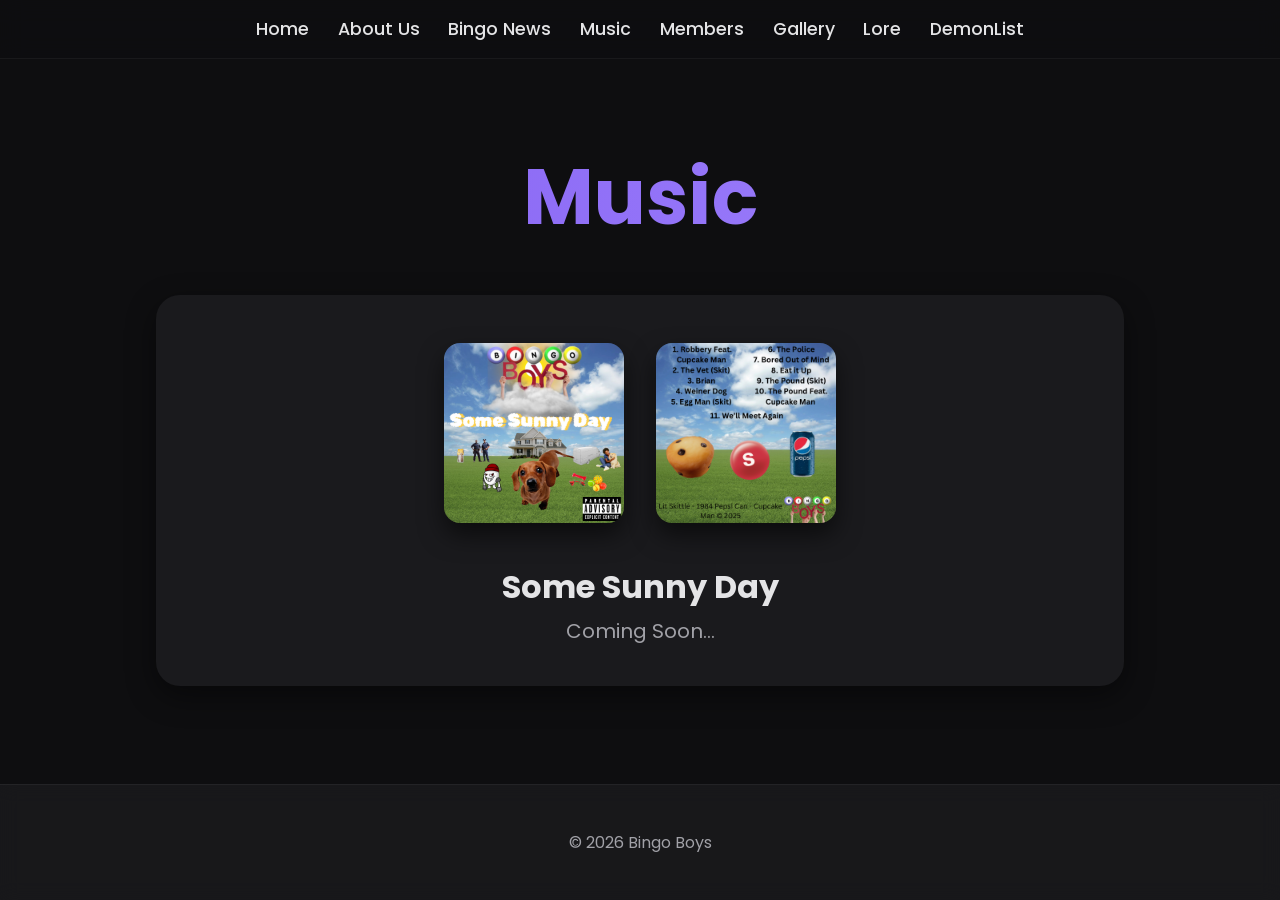
<file: music.html>
<!DOCTYPE html>
<html lang="en">
  <head>
    <meta charset="UTF-8" />
    <meta name="viewport" content="width=device-width, initial-scale=1.0" />
    <meta http-equiv="X-UA-Compatible" content="ie=edge" />

    <meta property="og:title" content="Bingo Boys Music" />
    <meta property="og:description" content="Listen to Bingo Boys music, including our latest tracks, projects, and releases." />
    <meta property="og:image" content="https://bingo-boys.org/logocover.png" />
    <meta property="og:url" content="https://bingo-boys.org/music.html" />
    <meta property="og:type" content="website" />

    <meta name="description" content="Listen to Bingo Boys music, including our latest tracks, projects, and releases." />
    <link rel="icon" href="favicon.ico" type="image/x-icon" />
    <script async src="https://pagead2.googlesyndication.com/pagead/js/adsbygoogle.js?client=ca-pub-8994374215719373" crossorigin="anonymous"></script>

    <link rel="preconnect" href="https://fonts.googleapis.com" />
    <link rel="preconnect" href="https://fonts.gstatic.com" crossorigin />
    <link href="https://fonts.googleapis.com/css2?family=Poppins:wght@300;400;600&display=swap" rel="stylesheet" />

    <title>Music - Bingo Boys</title>

    <style>
      :root {
        --bg: #0e0e10;
        --card: #1a1a1d;
        --accent: #7f5af0;
        --accent-soft: #a58aff;
        --text: #e4e4e6;
        --text-dim: #a1a1a7;
      }

      * { box-sizing: border-box; }

      body {
        margin: 0;
        font-family: "Poppins", sans-serif;
        background: var(--bg);
        color: var(--text);
        min-height: 100vh;
        display: flex;
        flex-direction: column;
      }

      nav {
        position: sticky;
        top: 0;
        z-index: 1000;
        background: rgba(14,14,16,0.75);
        backdrop-filter: blur(12px);
        padding: 1rem 0;
        border-bottom: 1px solid rgba(255,255,255,0.05);
      }

      nav ul {
        margin: 0;
        padding: 0;
        list-style: none;
        display: flex;
        justify-content: center;
        gap: 1.8rem;
        flex-wrap: wrap;
      }

      nav ul li a {
        text-decoration: none;
        color: var(--text);
        font-weight: 500;
        font-size: 1.1rem;
        transition: 0.25s ease;
        padding-bottom: 4px;
        border-bottom: 2px solid transparent;
      }

      nav ul li a:hover {
        color: var(--accent);
        border-bottom-color: var(--accent);
      }

      header {
        text-align: center;
        padding: 5rem 1rem 2.5rem;
        animation: fadeIn 1.2s ease-out;
      }

      h1 {
        font-size: clamp(2.8rem, 6vw, 5rem);
        margin: 0;
        background: linear-gradient(90deg, var(--accent), var(--accent-soft));
        -webkit-background-clip: text;
        color: transparent;
      }

      main {
        max-width: 1000px;
        margin: 0 auto 4rem;
        padding: 0 1rem;
        width: 100%;
        text-align: center;
      }

      .album-section {
        background: var(--card);
        border-radius: 24px;
        padding: 3rem 2rem 2.5rem;
        box-shadow: 0 10px 30px rgba(0,0,0,0.45);
        animation: popIn 0.9s ease-out;
      }

      .album-covers {
        display: flex;
        justify-content: center;
        flex-wrap: wrap;
        gap: 2rem;
        margin-bottom: 2.5rem;
      }

      .album-covers img {
        width: 180px;
        max-width: 45vw;
        border-radius: 16px;
        box-shadow: 0 12px 25px rgba(0,0,0,0.55);
        transition: transform 0.3s ease;
      }

      .album-covers img:hover {
        transform: translateY(-6px) scale(1.03);
      }

      h2 {
        font-size: 2rem;
        margin: 0.5rem 0 0.3rem;
        color: var(--text);
      }

      h3 {
        font-size: 1.25rem;
        font-weight: 400;
        color: var(--text-dim);
        margin: 0;
      }

      footer {
        margin-top: auto;
        text-align: center;
        padding: 1.8rem 0;
        background: rgba(26,26,29,0.85);
        backdrop-filter: blur(10px);
        color: var(--text-dim);
        border-top: 1px solid rgba(255,255,255,0.05);
      }

      @keyframes fadeIn {
        from { opacity: 0; transform: translateY(20px); }
        to { opacity: 1; transform: translateY(0); }
      }

      @keyframes popIn {
        from { opacity: 0; transform: scale(0.95); }
        to { opacity: 1; transform: scale(1); }
      }
    </style>
  </head>

  <body>
    <nav>
      <ul>
        <li><a href="index.html">Home</a></li>
        <li><a href="about.html">About Us</a></li>
        <li><a href="news.html">Bingo News</a></li>
        <li><a href="music.html">Music</a></li>
        <li><a href="members.html">Members</a></li>
        <li><a href="gallery.html">Gallery</a></li>
        <li><a href="lore.html">Lore</a></li>
        <li><a href="bbdl.html">DemonList</a></li>
      </ul>
    </nav>

    <header>
      <h1>Music</h1>
    </header>

    <main>
      <section class="album-section">
        <div class="album-covers">
          <img src="frontcover.png" alt="Front Cover" />
          <img src="backcover.png" alt="Back Cover" />
        </div>

        <h2>Some Sunny Day</h2>
        <h3>Coming Soon…</h3>
      </section>
    </main>

    <footer>
      <p>&copy; 2026 Bingo Boys</p>
    </footer>
  </body>
</html>
</file>
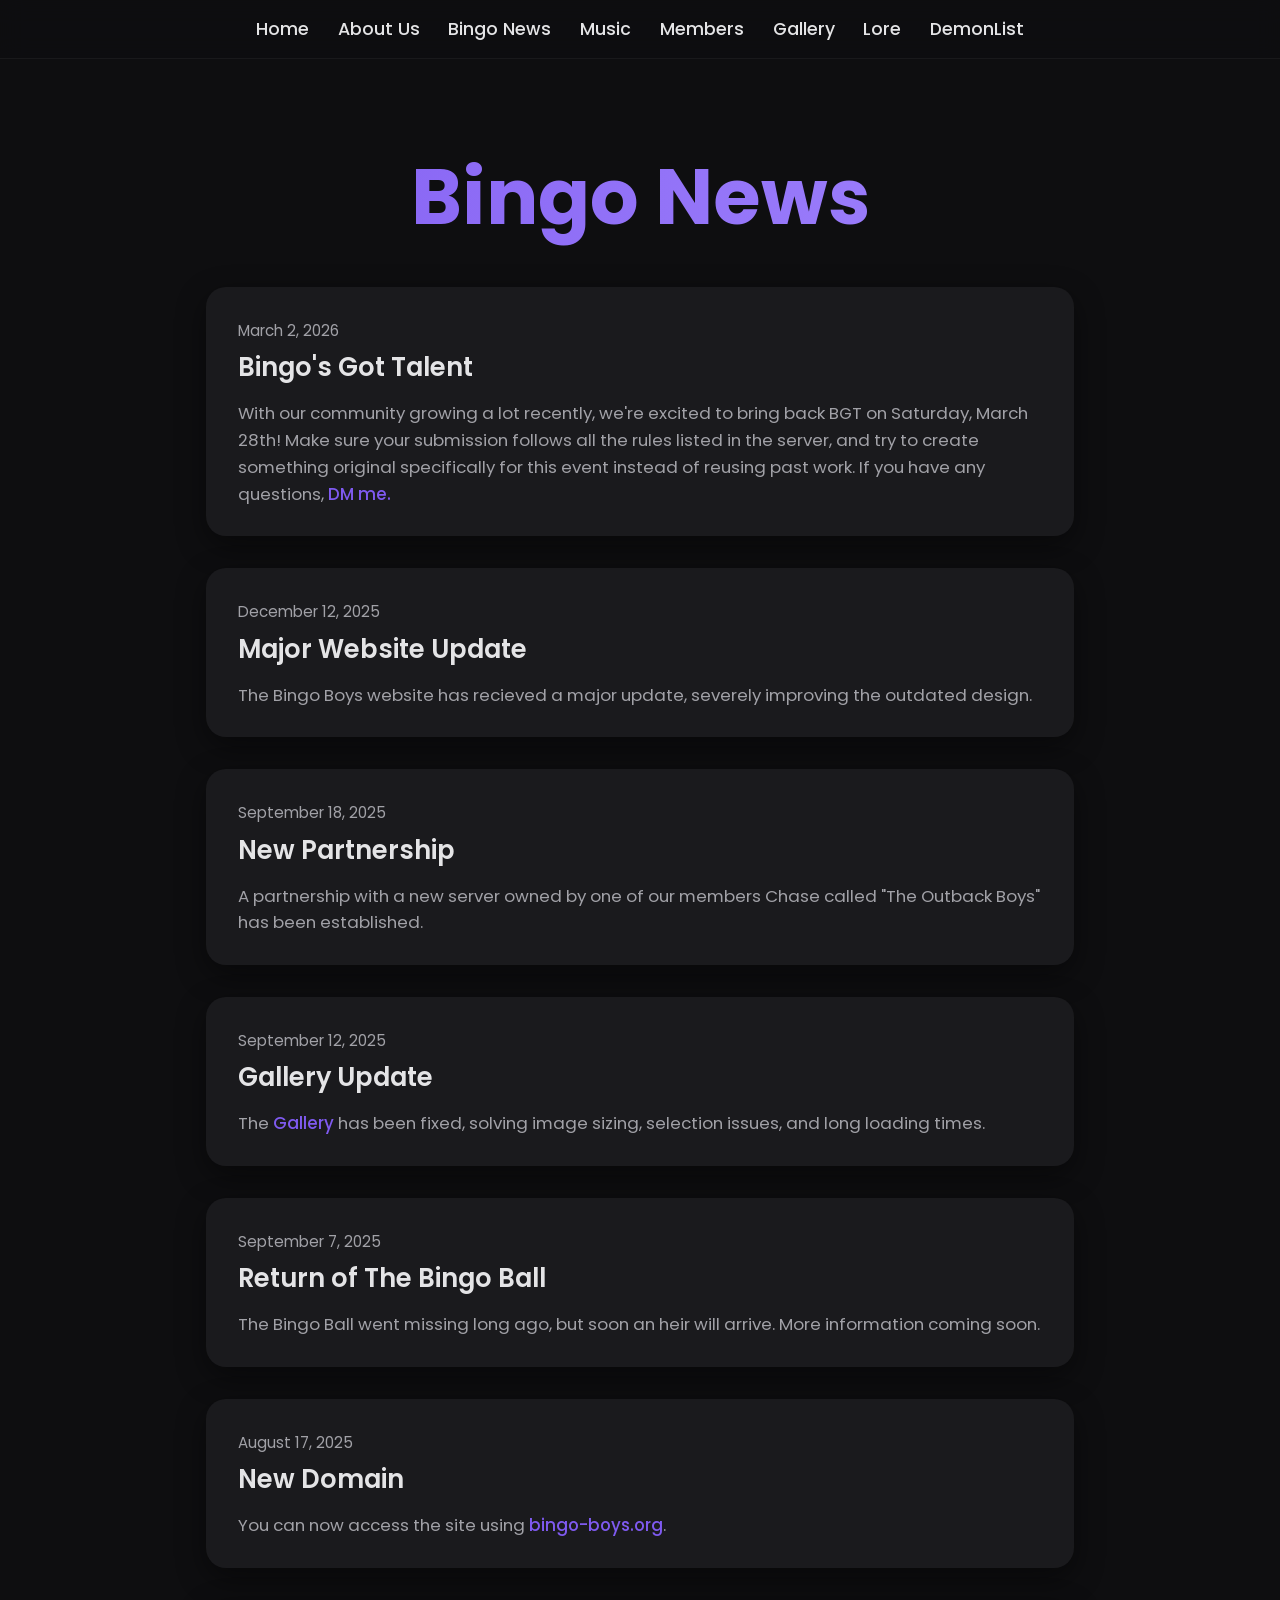
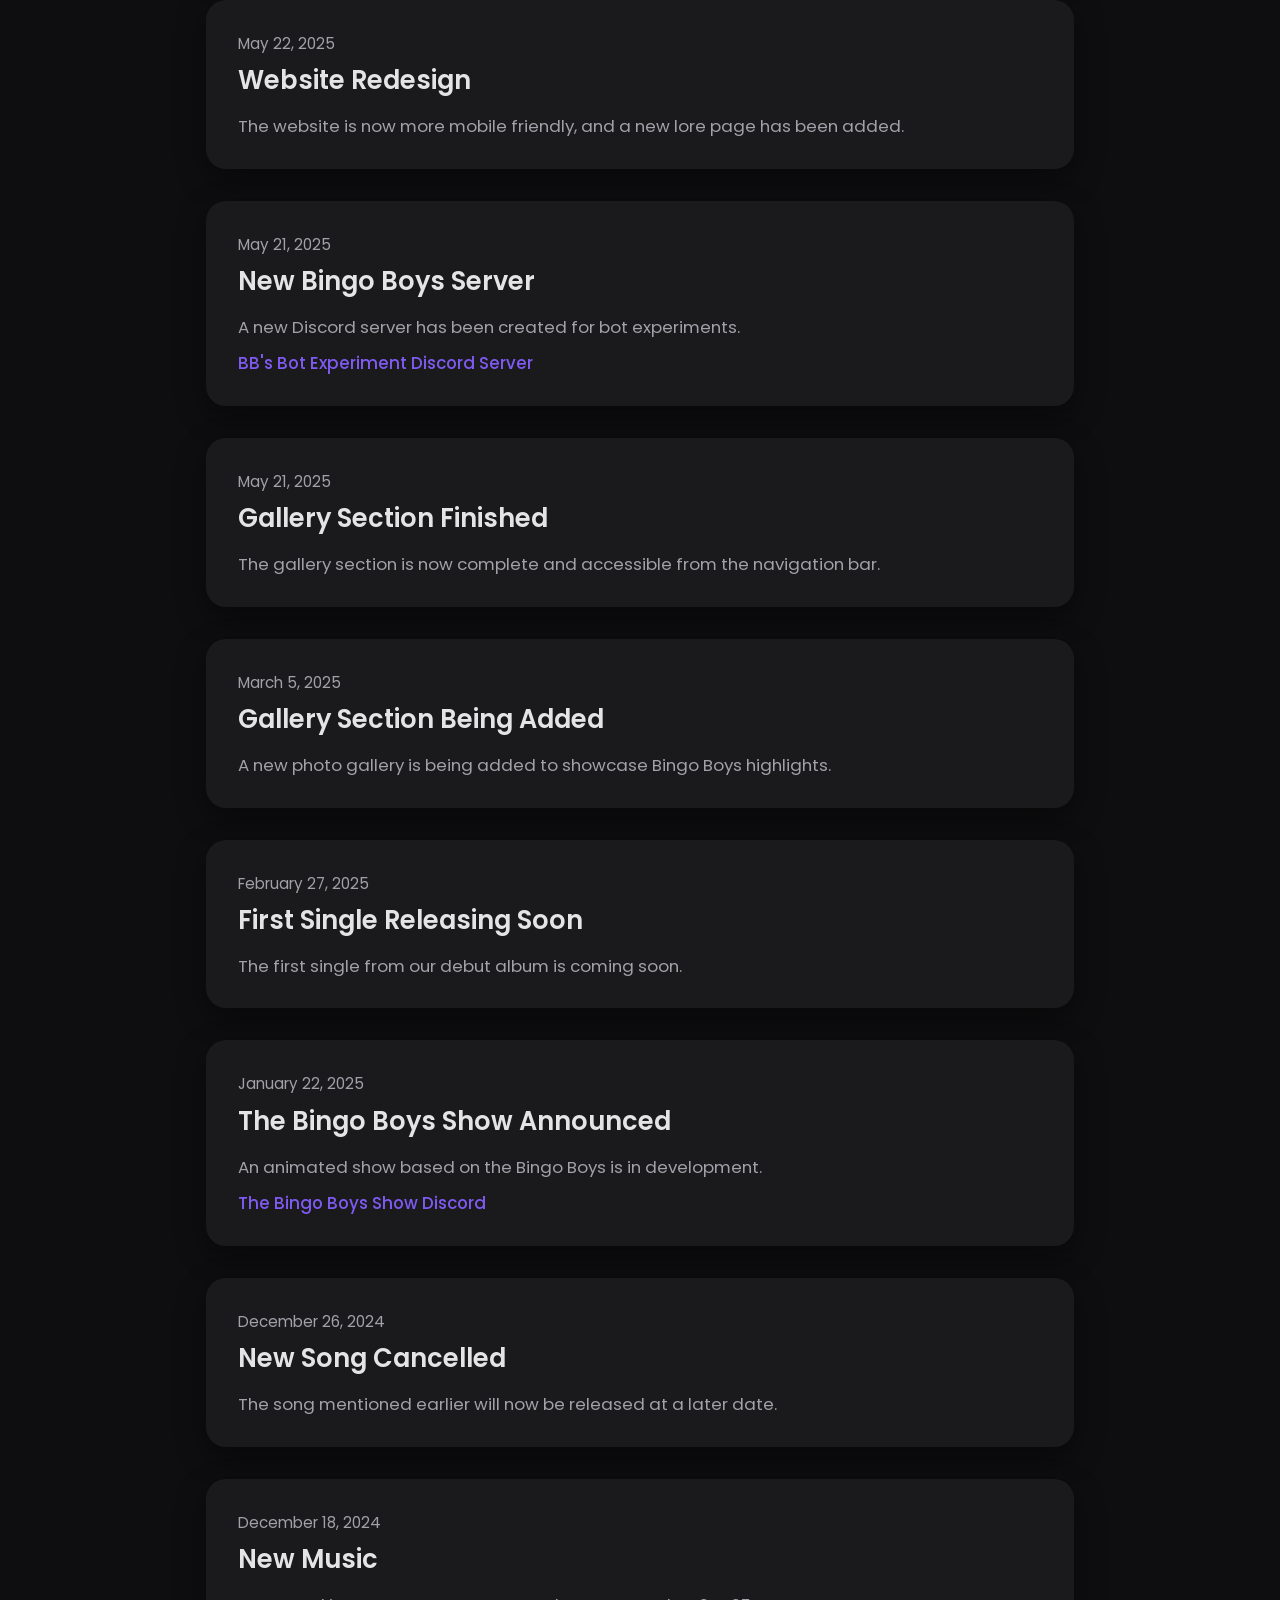
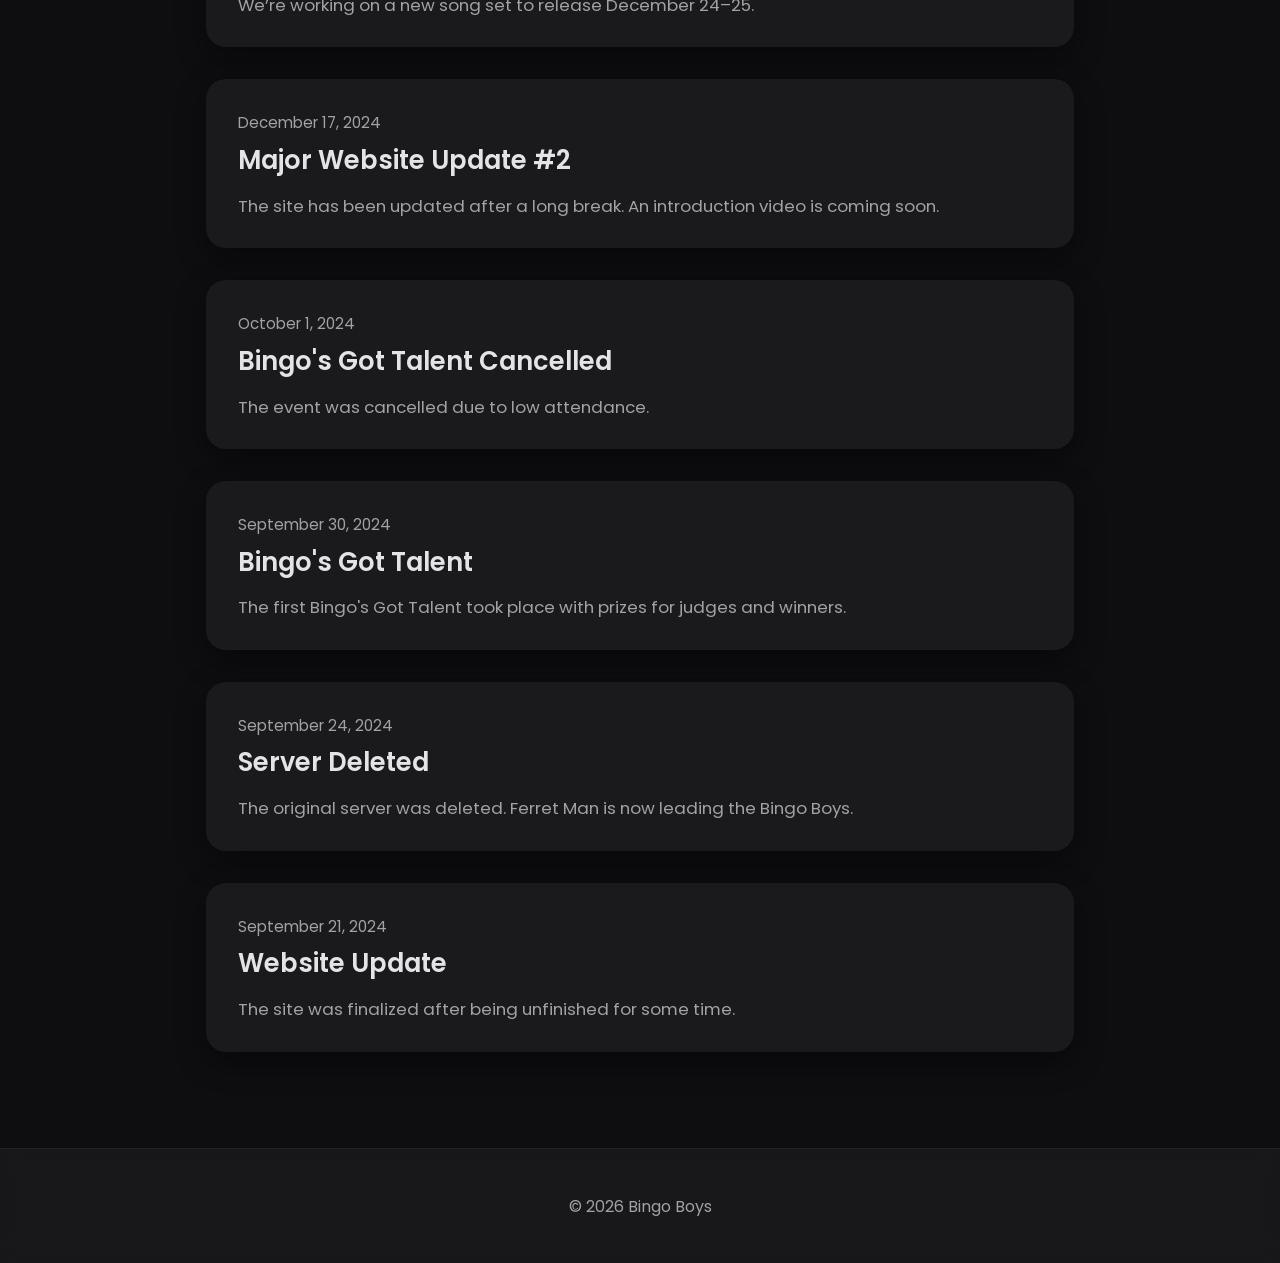
<file: news.html>
<!DOCTYPE html>
<html lang="en">
  <head>
    <meta charset="UTF-8" />
    <meta name="viewport" content="width=device-width, initial-scale=1.0" />
    <meta http-equiv="X-UA-Compatible" content="ie=edge" />

    <meta property="og:title" content="Bingo Boys News" />
    <meta property="og:description" content="Stay updated with the latest news and announcements from the Bingo Boys." />
    <meta property="og:image" content="https://bingo-boys.org/logocover.png" />
    <meta property="og:url" content="https://bingo-boys.org/news.html" />
    <meta property="og:type" content="website" />

    <meta name="description" content="Stay updated with the latest news and announcements from the Bingo Boys." />
    <link rel="icon" href="favicon.ico" type="image/x-icon" />
    <script async src="https://pagead2.googlesyndication.com/pagead/js/adsbygoogle.js?client=ca-pub-8994374215719373" crossorigin="anonymous"></script>

    <link rel="preconnect" href="https://fonts.googleapis.com" />
    <link rel="preconnect" href="https://fonts.gstatic.com" crossorigin />
    <link href="https://fonts.googleapis.com/css2?family=Poppins:wght@300;400;600&display=swap" rel="stylesheet" />

    <title>News - Bingo Boys</title>

    <style>
      :root {
        --bg: #0e0e10;
        --card: #1a1a1d;
        --accent: #7f5af0;
        --accent-soft: #a58aff;
        --text: #e4e4e6;
        --text-dim: #a1a1a7;
      }

      * { box-sizing: border-box; }

      body {
        margin: 0;
        font-family: "Poppins", sans-serif;
        background: var(--bg);
        color: var(--text);
        min-height: 100vh;
        display: flex;
        flex-direction: column;
      }

      nav {
        position: sticky;
        top: 0;
        z-index: 1000;
        background: rgba(14,14,16,0.75);
        backdrop-filter: blur(12px);
        padding: 1rem 0;
        border-bottom: 1px solid rgba(255,255,255,0.05);
      }

      nav ul {
        margin: 0;
        padding: 0;
        list-style: none;
        display: flex;
        justify-content: center;
        gap: 1.8rem;
        flex-wrap: wrap;
      }

      nav ul li a {
        text-decoration: none;
        color: var(--text);
        font-weight: 500;
        font-size: 1.1rem;
        transition: 0.25s ease;
        padding-bottom: 4px;
        border-bottom: 2px solid transparent;
      }

      nav ul li a:hover {
        color: var(--accent);
        border-bottom-color: var(--accent);
      }

      header {
        text-align: center;
        padding: 5rem 1rem 2rem;
        animation: fadeIn 1.2s ease-out;
      }

      h1 {
        font-size: clamp(2.8rem, 6vw, 5rem);
        margin: 0;
        background: linear-gradient(90deg, var(--accent), var(--accent-soft));
        -webkit-background-clip: text;
        color: transparent;
      }

      main {
        max-width: 900px;
        margin: 0 auto 4rem;
        padding: 0 1rem;
        width: 100%;
      }

      .news-entry {
        background: var(--card);
        border-radius: 20px;
        padding: 2rem 2rem 1.8rem;
        margin-bottom: 2rem;
        box-shadow: 0 10px 30px rgba(0,0,0,0.45);
        animation: popIn 0.8s ease-out;
      }

      .news-entry h2 {
        margin: 0;
        font-size: 0.95rem;
        color: var(--text-dim);
        font-weight: 400;
      }

      .news-entry h3 {
        margin: 0.4rem 0 0.8rem;
        font-size: 1.6rem;
        font-weight: 600;
        color: var(--text);
      }

      .news-entry p {
        margin: 0.6rem 0 0;
        font-size: 1.05rem;
        line-height: 1.6;
        color: var(--text-dim);
      }

      .news-entry a {
        color: var(--accent);
        text-decoration: none;
        font-weight: 500;
      }

      .news-entry a:hover { text-decoration: underline; }

      footer {
        margin-top: auto;
        text-align: center;
        padding: 1.8rem 0;
        background: rgba(26,26,29,0.85);
        backdrop-filter: blur(10px);
        color: var(--text-dim);
        border-top: 1px solid rgba(255,255,255,0.05);
      }

      @keyframes fadeIn {
        from { opacity: 0; transform: translateY(20px); }
        to { opacity: 1; transform: translateY(0); }
      }

      @keyframes popIn {
        from { opacity: 0; transform: scale(0.96); }
        to { opacity: 1; transform: scale(1); }
      }
    </style>
  </head>

  <body>
    <nav>
      <ul>
        <li><a href="index.html">Home</a></li>
        <li><a href="about.html">About Us</a></li>
        <li><a href="news.html">Bingo News</a></li>
        <li><a href="music.html">Music</a></li>
        <li><a href="members.html">Members</a></li>
        <li><a href="gallery.html">Gallery</a></li>
        <li><a href="lore.html">Lore</a></li>
        <li><a href="bbdl.html">DemonList</a></li>
      </ul>
    </nav>

    <header>
      <h1>Bingo News</h1>
    </header>

    <main>
      <div class="news-entry"><h2>March 2, 2026</h2><h3>Bingo's Got Talent</h3><p>With our community growing a lot recently, we're excited to bring back BGT on Saturday, March 28th! Make sure your submission follows all the rules listed in the server, and try to create something original specifically for this event instead of reusing past work. If you have any questions, <a href="https://discord.com/users/845530409429368833/">DM me.</a></p></div>
      <div class="news-entry"><h2>December 12, 2025</h2><h3>Major Website Update</h3><p>The Bingo Boys website has recieved a major update, severely improving the outdated design.</p></div>
      <div class="news-entry"><h2>September 18, 2025</h2><h3>New Partnership</h3><p>A partnership with a new server owned by one of our members Chase called "The Outback Boys" has been established.</p></div>
      <div class="news-entry"><h2>September 12, 2025</h2><h3>Gallery Update</h3><p>The <a href="gallery.html">Gallery</a> has been fixed, solving image sizing, selection issues, and long loading times.</p></div>
      <div class="news-entry"><h2>September 7, 2025</h2><h3>Return of The Bingo Ball</h3><p>The Bingo Ball went missing long ago, but soon an heir will arrive. More information coming soon.</p></div>
      <div class="news-entry"><h2>August 17, 2025</h2><h3>New Domain</h3><p>You can now access the site using <a href="https://bingo-boys.org">bingo-boys.org</a>.</p></div>
      <div class="news-entry"><h2>May 22, 2025</h2><h3>Website Redesign</h3><p>The website is now more mobile friendly, and a new lore page has been added.</p></div>
      <div class="news-entry"><h2>May 21, 2025</h2><h3>New Bingo Boys Server</h3><p>A new Discord server has been created for bot experiments.</p><p><a href="https://discord.gg/fSaSMWcFyP">BB's Bot Experiment Discord Server</a></p></div>
      <div class="news-entry"><h2>May 21, 2025</h2><h3>Gallery Section Finished</h3><p>The gallery section is now complete and accessible from the navigation bar.</p></div>
      <div class="news-entry"><h2>March 5, 2025</h2><h3>Gallery Section Being Added</h3><p>A new photo gallery is being added to showcase Bingo Boys highlights.</p></div>
      <div class="news-entry"><h2>February 27, 2025</h2><h3>First Single Releasing Soon</h3><p>The first single from our debut album is coming soon.</p></div>
      <div class="news-entry"><h2>January 22, 2025</h2><h3>The Bingo Boys Show Announced</h3><p>An animated show based on the Bingo Boys is in development.</p><p><a href="https://discord.gg/CzyMYDYxZp">The Bingo Boys Show Discord</a></p></div>
      <div class="news-entry"><h2>December 26, 2024</h2><h3>New Song Cancelled</h3><p>The song mentioned earlier will now be released at a later date.</p></div>
      <div class="news-entry"><h2>December 18, 2024</h2><h3>New Music</h3><p>We’re working on a new song set to release December 24–25.</p></div>
      <div class="news-entry"><h2>December 17, 2024</h2><h3>Major Website Update #2</h3><p>The site has been updated after a long break. An introduction video is coming soon.</p></div>
      <div class="news-entry"><h2>October 1, 2024</h2><h3>Bingo's Got Talent Cancelled</h3><p>The event was cancelled due to low attendance.</p></div>
      <div class="news-entry"><h2>September 30, 2024</h2><h3>Bingo's Got Talent</h3><p>The first Bingo's Got Talent took place with prizes for judges and winners.</p></div>
      <div class="news-entry"><h2>September 24, 2024</h2><h3>Server Deleted</h3><p>The original server was deleted. Ferret Man is now leading the Bingo Boys.</p></div>
      <div class="news-entry"><h2>September 21, 2024</h2><h3>Website Update</h3><p>The site was finalized after being unfinished for some time.</p></div>
    </main>

    <footer>
      <p>&copy; 2026 Bingo Boys</p>
    </footer>
  </body>
</html>
</file>
<file: styles.css>
html {scroll-behavior: smooth;}
.ml {
  background-image:linear-gradient(black 60%, maroon);
  background-attachment: fixed;
  background-size: cover;
}
.ll {
  background-image:linear-gradient(maroon 60%, black);
  background-attachment: fixed;
  background-size: cover;
}
.title {
  font-size:50px;
  font-family: "Roboto Slab", serif;
  font-optical-sizing: auto;
  font-weight: 800;
  font-style: normal;
  color:white;
}
.grid {
  display:grid;
  grid-template-columns:10% 80% 10%;
  gap:30px;
  text-align:center;
}
.col2 {
  grid-column:2;
  display:flex;
  justify-content: center;
}
.box {
  background-color:red;
  width:50%;
  min-width:450px;
  padding-bottom:-20px;
  border-radius: 20px;
  border:2px solid white;
  transition:transform 0.2s ease-in ease-out;
}
.box h1 {
  font-size:30px;
  font-family: "Roboto Slab", serif;
  font-optical-sizing: auto;
  font-weight: 600;
  font-style: normal;
}
.box h2 {
  font-size:30px;
  font-family: "Roboto Slab", serif;
  font-optical-sizing: auto;
  font-weight:600;
  font-style:normal;
  text-align:right;
}
.box p {
  font-size:20px;
  font-family: "Roboto Slab", serif;
  font-optical-sizing: auto;
  font-weight:500;
  font-style:normal;
}
.bbox {
  background-color:black;
  width:50%;
  min-width:450px;
  padding-bottom:-20px;
  border-radius: 20px;
  border:2px solid white;
  transition:transform 0.2s ease-in ease-out;
}
.bbox h1 {
  font-size:30px;
  font-family: "Roboto Slab", serif;
  font-optical-sizing: auto;
  font-weight: 600;
  font-style: normal;
  color:red;
}
.bbox h2 {
  font-size:30px;
  font-family: "Roboto Slab", serif;
  font-optical-sizing: auto;
  font-weight:600;
  font-style:normal;
  text-align:right;
  color:red;
}
.bbox p {
  font-size:20px;
  font-family: "Roboto Slab", serif;
  font-optical-sizing: auto;
  font-weight:500;
  font-style:normal;
  color:red;
}
.row1 {grid-row:1;} .row2 {grid-row:2;} .row3 {grid-row:3} .row4{grid-row:4;} .row5{grid-row:5} .row6{grid-row:6;} .row7{grid-row:7;} .row8{grid-row:8;}.row9{grid-row:9;} .row10{grid-row:10;} .row11{grid-row:11;} .row12{grid-row:12;} .row13{grid-row:13;} .row14{grid-row:14;} .row15{grid-row:15;} .row16{grid-row:16;} .row17{grid-row:17;} .row18{grid-row:18;} .row19{grid-row:19;} .row20{grid-row:20;} .row21{grid-row:21;} .row22{grid-row:22;}
.row23{grid-row:23;} .row24{grid-row:24;} .row25{grid-row:25;}.row26{grid-row:26;} .row27{grid-row:27;} .row28{grid-row:28;} .row29{grid-row:29;} .row30{grid-row:30;} .row31{grid-row:31;} .row32{grid-row:32;} .row33{grid-row:33;} .row34{grid-row:34;} .row35{grid-row:35;} .row36{grid-row:36;} .row37{grid-row:37;} .row38{grid-row:38;} .row39{grid-row:39;} .row40{grid-row:40;} .row41{grid-row:41;} .row42{grid-row:42;} .row43{grid-row:43;} .row44{grid-row:44;} .row45{grid-row:45;} .row46{grid-row:46;} .row47{grid-row:47;} .row48{grid-row:48;} .row49{grid-row:49;} .row50{grid-row:50;} 
.round {
  border-radius:30px;
}
.toggle-input { display: none; }
.content {
  max-height: 0;
  overflow: hidden;
  transition: max-height 0.3s ease-in ease-out;
}
.toggle-input:checked ~ .content {
  max-height: 500px;
}
.toggle-label {
  font-size:25px;
  text-decoration:underline;
}
a {
  font-size:20px;
  font-family: "Roboto Slab", serif;
  font-weight:500;
  font-optical-sizing: auto;
  font-style:normal;
  color:black;
}
.clbox {
  background-color: black;
  border:2px solid red;
  margin-bottom: 30px;
  width: max-content;
  min-width:550px;
}
.clbox h1 {
  font-size: 30px;
  color:white;
  margin: 25px;
  text-align: center;
}
.clbox p {
  font-size:20px;
  color:white;
  margin:20px;
  text-align: center;
}
.fparent {
  display: flex;
  justify-content:center;
}
:root {
  --text: #e4e4e6;
  --accent: #7f5af0;
}
      nav {
        position: sticky;
        top: 0;
        z-index: 1000;
        background: rgba(14,14,16,0.75);
        backdrop-filter: blur(12px);
        padding: 1rem 0;
        border-bottom: 1px solid rgba(255,255,255,0.05);
      }

      nav ul {
        margin: 0;
        padding: 0;
        list-style: none;
        display: flex;
        justify-content: center;
        gap: 1.8rem;
        flex-wrap: wrap;
      }

      nav ul li a {
        text-decoration: none;
        color: var(--text);
        font-weight: 500;
        font-size: 1.1rem;
        transition: 0.25s ease;
        padding-bottom: 4px;
        border-bottom: 2px solid transparent;
      }

      nav ul li a:hover {
        color: var(--accent);
        border-bottom-color: var(--accent);
      }
.rs, .ls, .spinnerr, .spinnerl {
  position: fixed;
  top: 50%;
  transform: translateY(-50%);
  width: 250px; /* adjust as needed */
  pointer-events: none; /* prevents blocking clicks */
}
.rs { right: 0; transform: translate(50%, -50%); }
.ls { left: 0; transform: translate(-50%, -50%); }
.center { 
  position:fixed;
  z-index: -1;
  bottom:0;
  left:50%;
  transform: translate(-50%,10%);
  width:500px;
  height:500px;
}
.spinnerr {
  right: 0; transform: translate(50%, -50%) rotate(0deg);
  animation: spinr 2s linear infinite;
  z-index: -1;
  width:350px; height:350px;
}
.spinnerl {
  left: 0; transform: translate(-50%, -50%) rotate(0deg);
  animation: spinl 2s linear infinite;
  z-index: -1;
  width:350px; height:350px;
}

@keyframes spinr {
  from { transform: translate(50%, -50%) rotate(0deg); }
  to   { transform: translate(50%, -50%) rotate(360deg); }
}
@keyframes spinl {
  from { transform: translate(-50%, -50%) rotate(0deg); }
  to   { transform: translate(-50%, -50%) rotate(360deg); }
}
#myBtn {
  display: none;
  position: fixed;
  bottom: 20px;
  left:5%;
  z-index: 99;
  border: 2px solid white;
  outline: none;
  background-color: rgb(0, 0, 0);
  color: white;
  cursor: pointer;
  border-radius: 100%;
  font-size: 18px;
  width:40px; height:40px;
  text-align: center;
}

#myBtn:hover {
  border: 2px solid red;
  color:red;
}
.num {
  bottom: 14px;
  position: fixed;
  z-index: 99;
  color: white;
  cursor: pointer;
  font-size: 40px;
  text-decoration:none;
}
</file>
